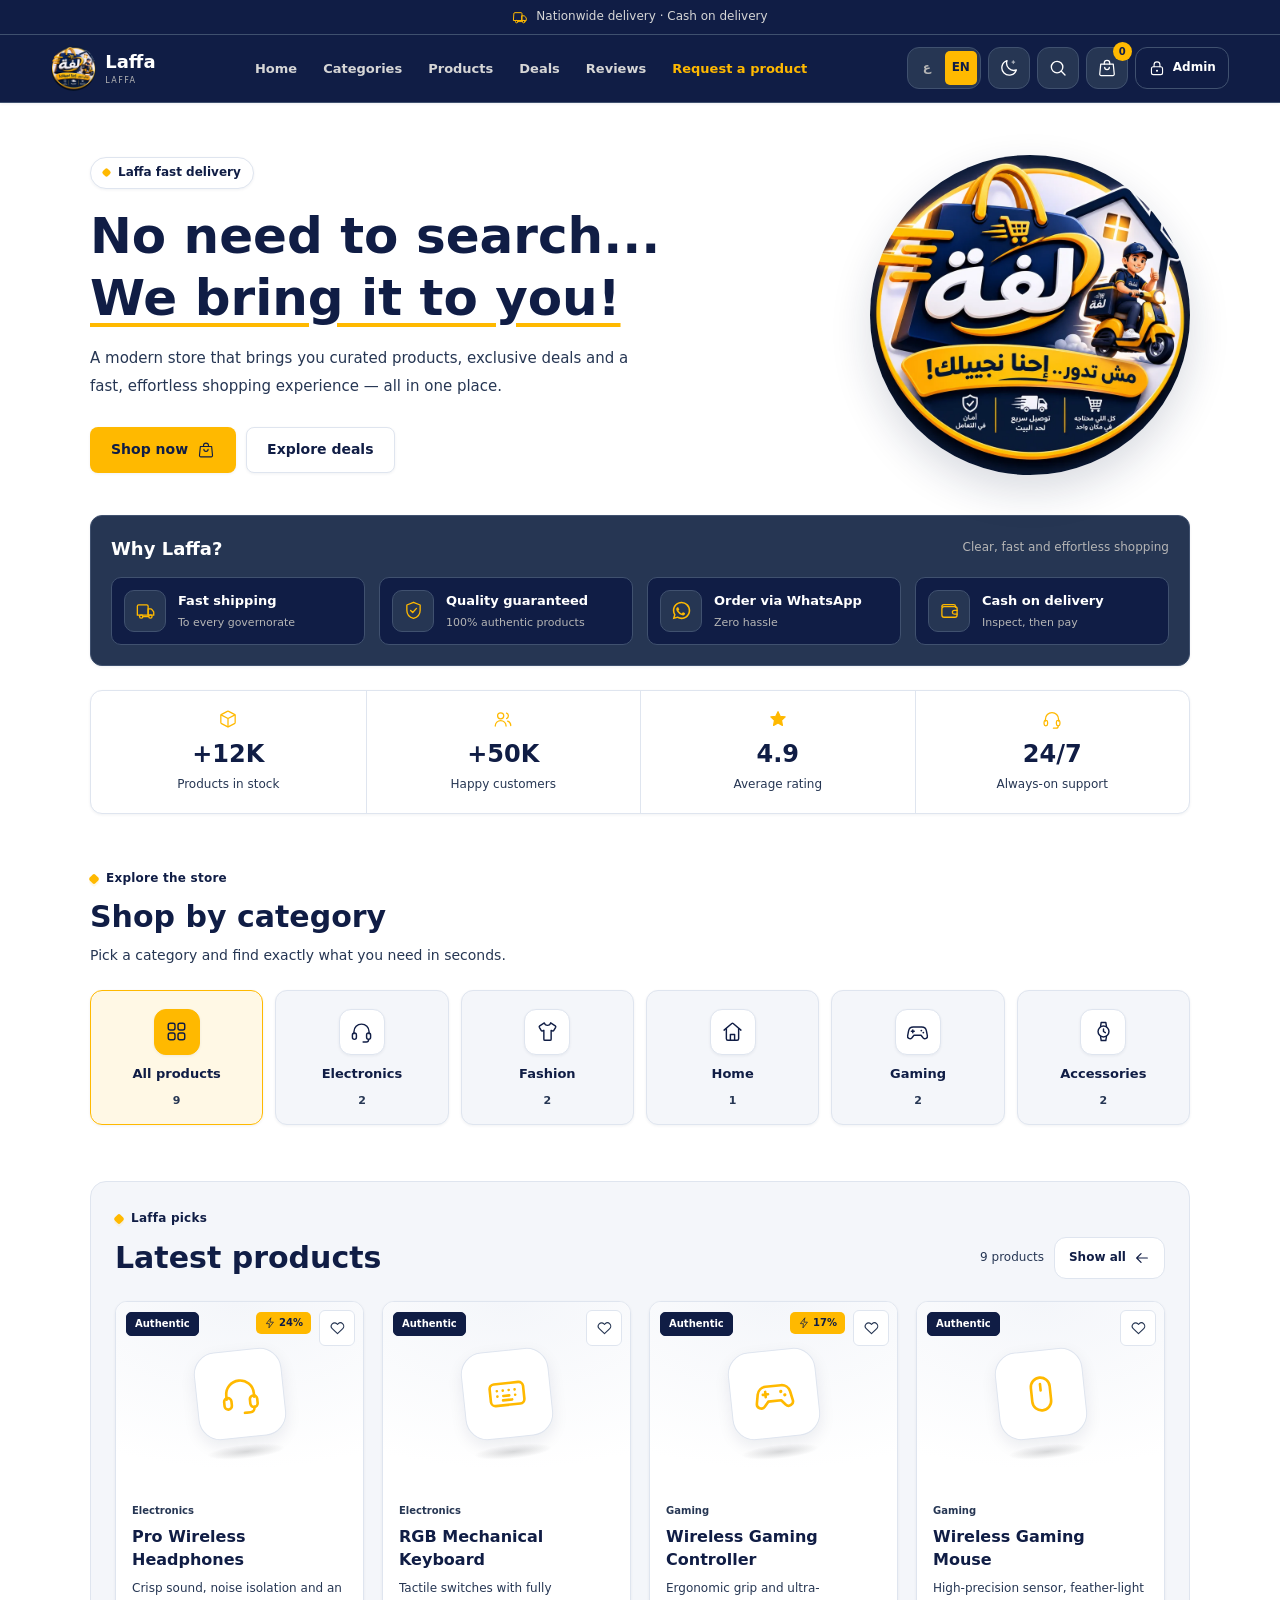
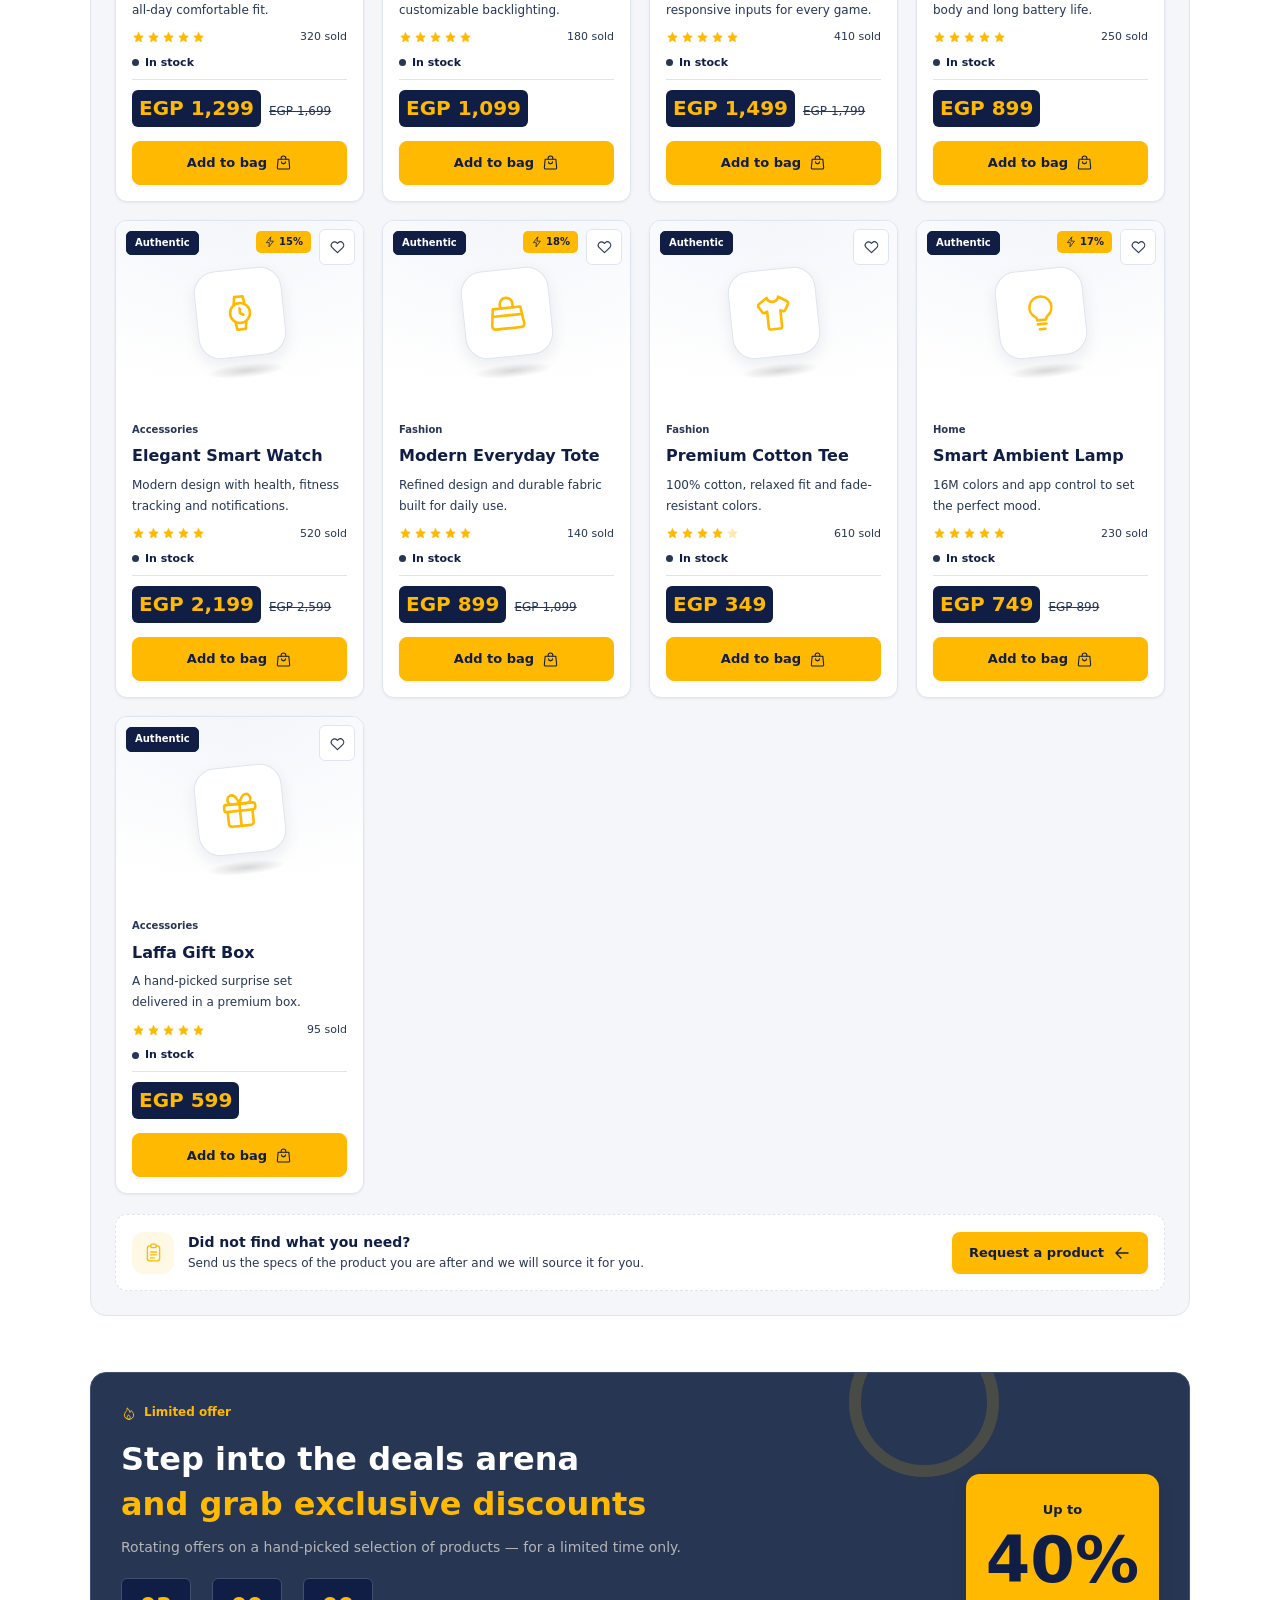
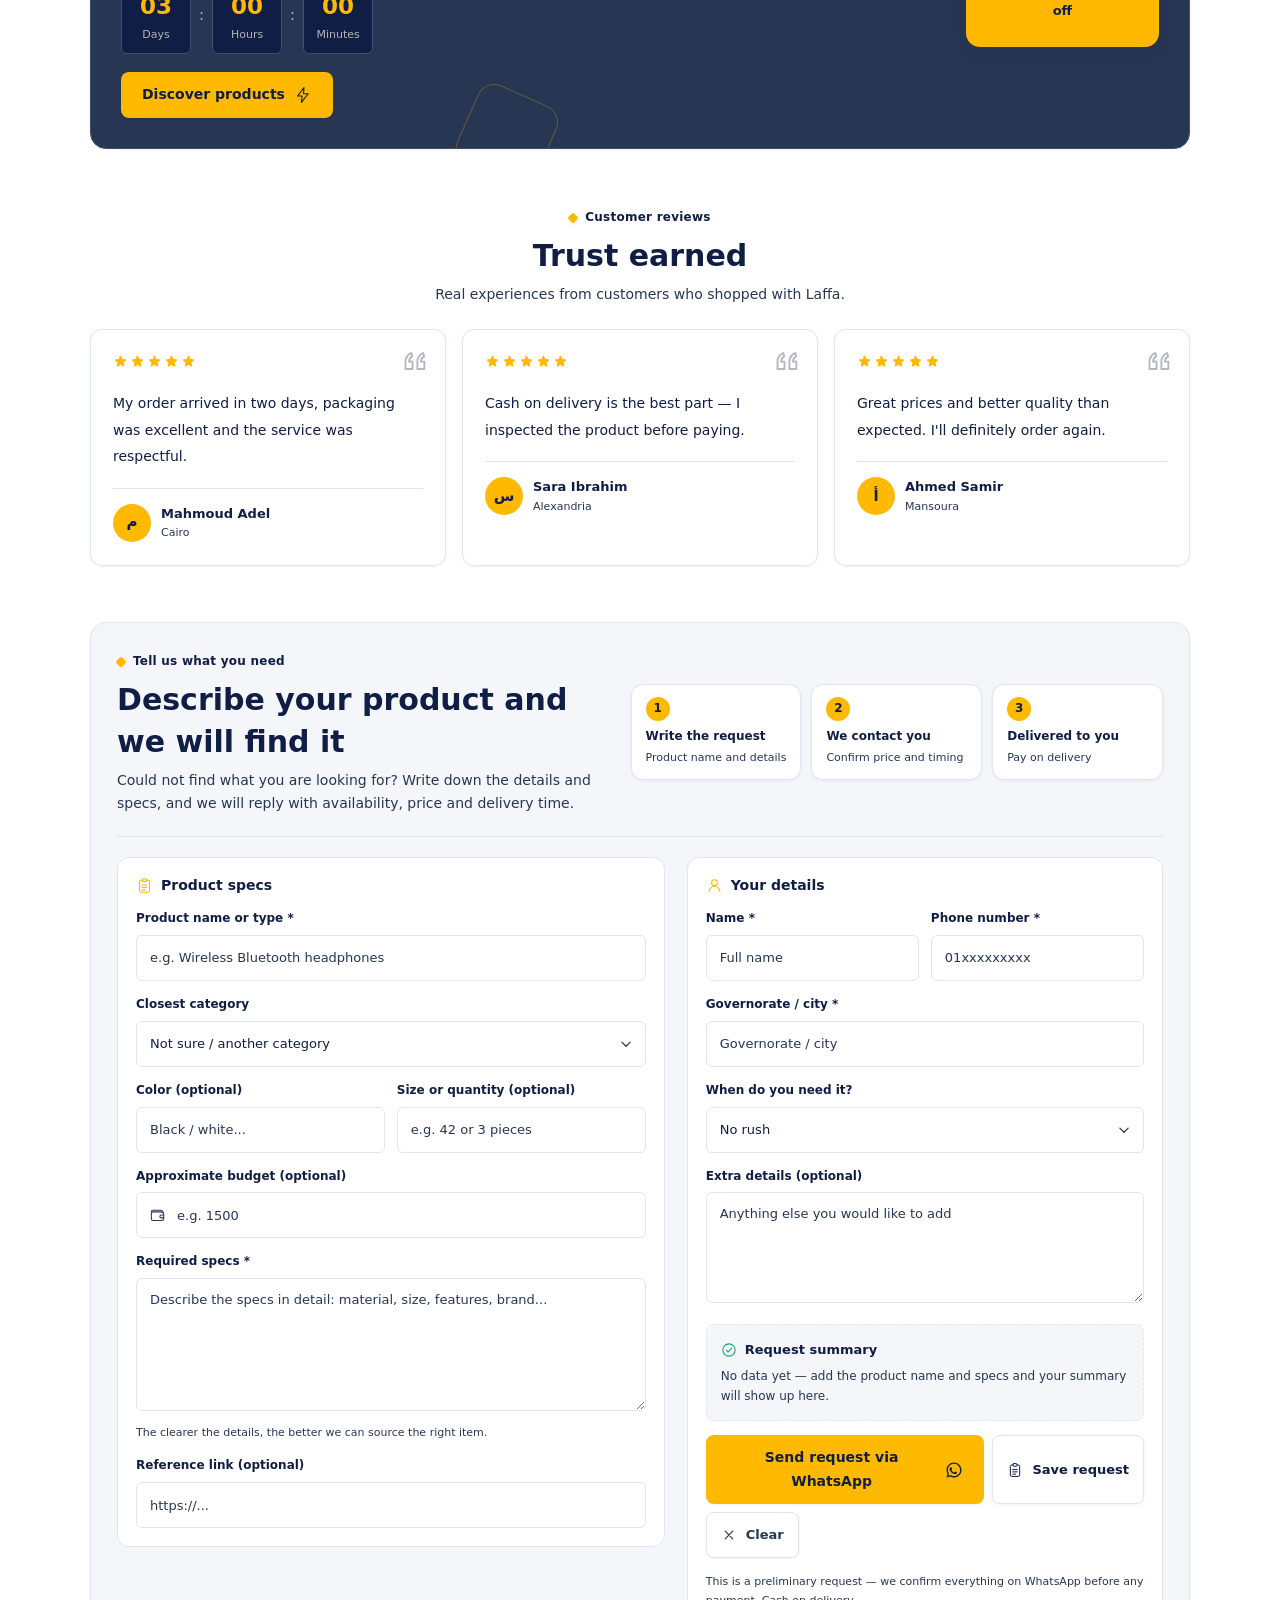
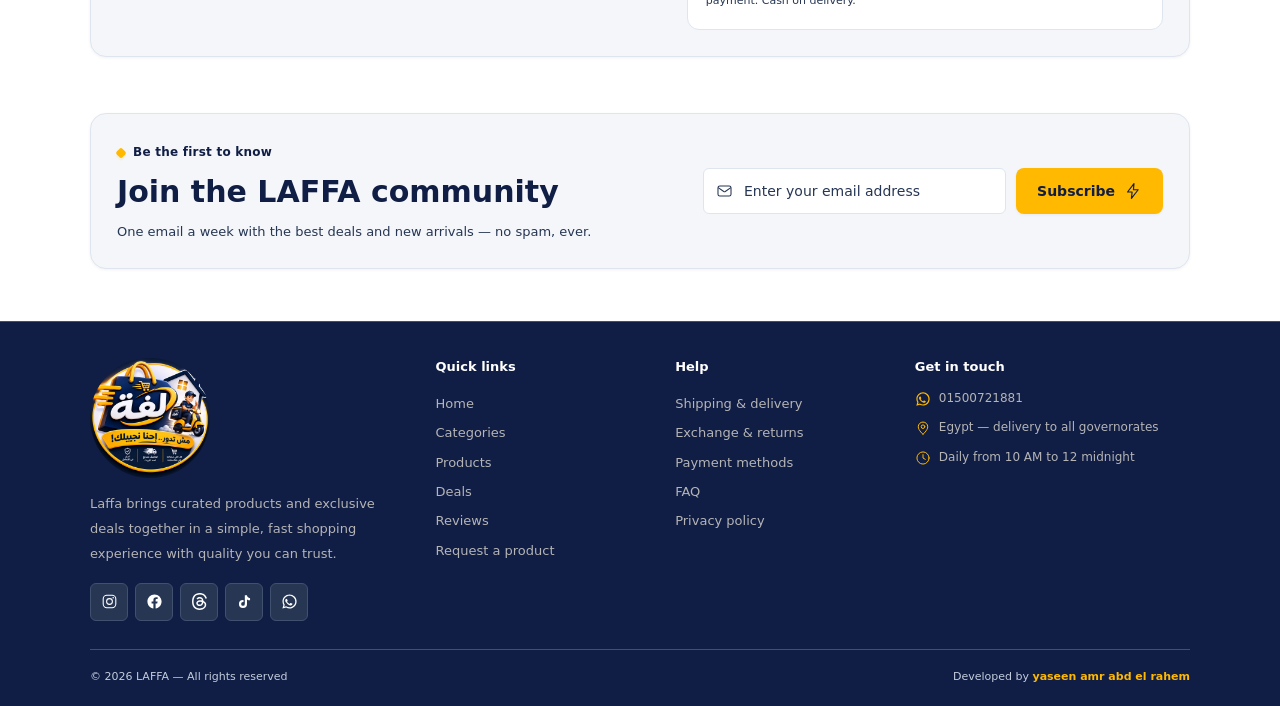
<file: index.html>
<!DOCTYPE html>
<html lang="ar" dir="rtl" data-theme="light">
<head>
  <meta charset="UTF-8">
  <meta name="viewport" content="width=device-width, initial-scale=1.0">
  <meta name="description" content="لفة — متجر خفيف واحترافي: منتجات مختارة، طلب عبر واتساب ودفع عند الاستلام.">
  <meta name="theme-color" content="#101D45">
  <meta property="og:type" content="website">
  <meta property="og:site_name" content="LAFFA">
  <meta property="og:title" content="لفة | LAFFA — تسوّق بوضوح وثقة">
  <meta property="og:description" content="متجر حديث: منتجات مختارة، عروض حصرية، توصيل لكل المحافظات ودفع عند الاستلام.">
  <meta property="og:locale" content="ar_EG">
  <meta property="og:locale:alternate" content="en_US">
  <title>لفة | LAFFA — تسوّق بوضوح وثقة</title>
  <link rel="icon" type="image/webp" href="assets/laffa-logo.webp">
  <script>
    /* Apply saved theme + language before first paint (no flash) */
    (function () {
      try {
        var t = localStorage.getItem('ninjawy_theme');
        if (!t) t = 'light';
        document.documentElement.setAttribute('data-theme', t);
        var l = localStorage.getItem('ninjawy_lang');
        if (!l) l = (navigator.language || 'ar').slice(0, 2).toLowerCase() === 'ar' ? 'ar' : 'en';
        document.documentElement.lang = l;
        document.documentElement.dir = l === 'ar' ? 'rtl' : 'ltr';
      } catch (e) { }
    })();
  </script>
  <link rel="stylesheet" href="style.css">
</head>
<body>
  <svg xmlns="http://www.w3.org/2000/svg" style="display:none" aria-hidden="true">
  <symbol id="i-sound" viewBox="0 0 24 24" fill="none" stroke="currentColor" stroke-width="1.7" stroke-linecap="round" stroke-linejoin="round">
    <path d="M4 9.2v5.6h3.8l5 3.8V5.4l-5 3.8H4Z"/>
    <path d="M16 9.1a4.1 4.1 0 0 1 0 5.8M18.6 6.5a7.8 7.8 0 0 1 0 11"/>
  </symbol>
  <symbol id="i-search" viewBox="0 0 24 24" fill="none" stroke="currentColor" stroke-width="1.6" stroke-linecap="round" stroke-linejoin="round">
    <circle cx="10.9" cy="10.9" r="6.9"/>
    <path d="m20.4 20.4-4.7-4.7"/>
  </symbol>
  <symbol id="i-close" viewBox="0 0 24 24" fill="none" stroke="currentColor" stroke-width="1.8" stroke-linecap="round">
    <path d="m6.3 6.3 11.4 11.4M17.7 6.3 6.3 17.7"/>
  </symbol>
  <symbol id="i-plus" viewBox="0 0 24 24" fill="none" stroke="currentColor" stroke-width="1.9" stroke-linecap="round">
    <path d="M12 5.3v13.4M5.3 12h13.4"/>
  </symbol>
  <symbol id="i-minus" viewBox="0 0 24 24" fill="none" stroke="currentColor" stroke-width="1.9" stroke-linecap="round">
    <path d="M5.3 12h13.4"/>
  </symbol>
  <symbol id="i-edit" viewBox="0 0 24 24" fill="none" stroke="currentColor" stroke-width="1.6" stroke-linecap="round" stroke-linejoin="round">
    <path d="M12 20h9"/>
    <path d="M16.5 3.5a2.1 2.1 0 0 1 3 3L7 19l-4 1 1-4Z"/>
  </symbol>
  <symbol id="i-copy" viewBox="0 0 24 24" fill="none" stroke="currentColor" stroke-width="1.6" stroke-linecap="round" stroke-linejoin="round">
    <rect x="9" y="9" width="13" height="13" rx="2"/>
    <path d="M5 15H4a2 2 0 0 1-2-2V4a2 2 0 0 1 2-2h9a2 2 0 0 1 2 2v1"/>
  </symbol>
  <symbol id="i-globe" viewBox="0 0 24 24" fill="none" stroke="currentColor" stroke-width="1.5" stroke-linecap="round" stroke-linejoin="round">
    <circle cx="12" cy="12" r="9.2"/>
    <path d="M3.1 9.6h17.8M3.1 14.4h17.8"/>
    <path d="M12 2.8c2.4 2.4 3.7 5.6 3.7 9.2S14.4 18.8 12 21.2c-2.4-2.4-3.7-5.6-3.7-9.2S9.6 5.2 12 2.8Z"/>
  </symbol>
  <symbol id="i-check-circle" viewBox="0 0 24 24" fill="none" stroke="currentColor" stroke-width="1.6" stroke-linecap="round" stroke-linejoin="round">
    <circle cx="12" cy="12" r="9.2"/>
    <path d="m8.1 12.3 2.7 2.7 5.1-5.6"/>
  </symbol>
  <symbol id="i-alert" viewBox="0 0 24 24" fill="none" stroke="currentColor" stroke-width="1.6" stroke-linecap="round" stroke-linejoin="round">
    <path d="M10.6 3.9 2.5 18a1.6 1.6 0 0 0 1.4 2.4h16.2A1.6 1.6 0 0 0 21.5 18L13.4 3.9a1.6 1.6 0 0 0-2.8 0Z"/>
    <path d="M12 9.3v4.2M12 17.2h.01"/>
  </symbol>
  <symbol id="i-arrow-left" viewBox="0 0 24 24" fill="none" stroke="currentColor" stroke-width="1.8" stroke-linecap="round" stroke-linejoin="round">
    <path d="M20 12H4.4M10.6 5.4 4 12l6.6 6.6"/>
  </symbol>
  <symbol id="i-arrow-up" viewBox="0 0 24 24" fill="none" stroke="currentColor" stroke-width="1.8" stroke-linecap="round" stroke-linejoin="round">
    <path d="M12 20V4.4M5.4 10.6 12 4l6.6 6.6"/>
  </symbol>
  <symbol id="i-chevron-down" viewBox="0 0 24 24" fill="none" stroke="currentColor" stroke-width="1.8" stroke-linecap="round" stroke-linejoin="round">
    <path d="m5.8 9.2 6.2 6.2 6.2-6.2"/>
  </symbol>
  <symbol id="i-sun" viewBox="0 0 24 24" fill="none" stroke="currentColor" stroke-width="1.6" stroke-linecap="round" stroke-linejoin="round">
    <circle cx="12" cy="12" r="4.2"/>
    <path d="M12 1.9v2.4M12 19.7v2.4M4.5 4.5l1.7 1.7M17.8 17.8l1.7 1.7M1.9 12h2.4M19.7 12h2.4M4.5 19.5l1.7-1.7M17.8 6.2l1.7-1.7"/>
  </symbol>
  <symbol id="i-moon" viewBox="0 0 24 24" fill="none" stroke="currentColor" stroke-width="1.6" stroke-linecap="round" stroke-linejoin="round">
    <path d="M20.8 14.4A8.8 8.8 0 0 1 9.6 3.2a8.9 8.9 0 1 0 11.2 11.2Z"/>
    <path d="M17.2 3.4v3M15.7 4.9h3" opacity=".6"/>
  </symbol>
  <symbol id="i-grid" viewBox="0 0 24 24" fill="none" stroke="currentColor" stroke-width="1.5" stroke-linejoin="round">
    <rect x="3.4" y="3.4" width="7" height="7" rx="2"/>
    <rect x="13.6" y="3.4" width="7" height="7" rx="2"/>
    <rect x="3.4" y="13.6" width="7" height="7" rx="2"/>
    <rect x="13.6" y="13.6" width="7" height="7" rx="2"/>
  </symbol>
  <symbol id="i-trash" viewBox="0 0 24 24" fill="none" stroke="currentColor" stroke-width="1.5" stroke-linecap="round" stroke-linejoin="round">
    <path d="M3.9 6.6h16.2M9.4 6.6V4.6a1.4 1.4 0 0 1 1.4-1.4h2.4a1.4 1.4 0 0 1 1.4 1.4v2"/>
    <path d="m5.9 6.6 1 12.8a1.8 1.8 0 0 0 1.8 1.6h6.6a1.8 1.8 0 0 0 1.8-1.6l1-12.8"/>
    <path d="M10.2 10.6v6.4M13.8 10.6v6.4"/>
  </symbol>
  <symbol id="i-lock" viewBox="0 0 24 24" fill="none" stroke="currentColor" stroke-width="1.5" stroke-linecap="round" stroke-linejoin="round">
    <rect x="4.6" y="10.4" width="14.8" height="10.4" rx="2.6"/>
    <path d="M8.1 10.4V7.8a3.9 3.9 0 0 1 7.8 0v2.6"/>
    <circle cx="12" cy="15.6" r="1.4" fill="currentColor" stroke="none"/>
  </symbol>
  <symbol id="i-logout" viewBox="0 0 24 24" fill="none" stroke="currentColor" stroke-width="1.5" stroke-linecap="round" stroke-linejoin="round">
    <path d="M9.6 20.8H5.9a1.9 1.9 0 0 1-1.9-1.9V5.1a1.9 1.9 0 0 1 1.9-1.9h3.7"/>
    <path d="m15.4 16.6 4.6-4.6-4.6-4.6M20 12H9.6"/>
  </symbol>
  <symbol id="i-user" viewBox="0 0 24 24" fill="none" stroke="currentColor" stroke-width="1.5" stroke-linecap="round" stroke-linejoin="round">
    <circle cx="12" cy="8.1" r="4.1"/>
    <path d="M4.4 20.6a7.6 7.6 0 0 1 15.2 0"/>
  </symbol>
  <symbol id="i-users" viewBox="0 0 24 24" fill="none" stroke="currentColor" stroke-width="1.5" stroke-linecap="round" stroke-linejoin="round">
    <circle cx="9.2" cy="8.2" r="3.7"/>
    <path d="M2.7 20.4a6.5 6.5 0 0 1 13 0"/>
    <path d="M16.3 4.9a3.6 3.6 0 0 1 0 6.6M17.6 14.5a5.8 5.8 0 0 1 3.7 5.4"/>
  </symbol>
  <symbol id="i-bag" viewBox="0 0 24 24" fill="none" stroke="currentColor" stroke-width="1.5" stroke-linecap="round" stroke-linejoin="round">
    <path d="M4.5 7.3h15l1.2 11.9a1.7 1.7 0 0 1-1.7 1.9H5a1.7 1.7 0 0 1-1.7-1.9Z"/>
    <path d="M8.7 7.3V6.1a3.3 3.3 0 0 1 6.6 0v1.2"/>
    <path d="M9.2 11.1a2.8 2.8 0 0 0 5.6 0"/>
  </symbol>
  <symbol id="i-box" viewBox="0 0 24 24" fill="none" stroke="currentColor" stroke-width="1.5" stroke-linecap="round" stroke-linejoin="round">
    <path d="M20.6 7.9v8.2a1.7 1.7 0 0 1-.9 1.5l-6.9 3.6a1.7 1.7 0 0 1-1.6 0l-6.9-3.6a1.7 1.7 0 0 1-.9-1.5V7.9a1.7 1.7 0 0 1 .9-1.5l6.9-3.6a1.7 1.7 0 0 1 1.6 0l6.9 3.6c.5.3.9.9.9 1.5Z"/>
    <path d="m3.7 7 8.3 4.4L20.3 7M12 11.5V21"/>
  </symbol>
  <symbol id="i-heart" viewBox="0 0 24 24" stroke="currentColor" stroke-width="1.6" stroke-linecap="round" stroke-linejoin="round">
    <path d="M12 20.7 4.6 13.5A4.7 4.7 0 0 1 11.2 6.8L12 7.6l.8-.8a4.7 4.7 0 1 1 6.6 6.7Z"/>
  </symbol>
  <symbol id="i-star" viewBox="0 0 24 24" fill="currentColor" stroke="currentColor" stroke-width="1.5" stroke-linecap="round" stroke-linejoin="round">
    <path d="m12 3.2 2.6 5.5 6 .8-4.4 4.2 1.1 6-5.3-2.9-5.3 2.9 1.1-6L3.4 9.5l6-.8Z"/>
  </symbol>
  <symbol id="i-fire" viewBox="0 0 24 24" fill="none" stroke="currentColor" stroke-width="1.5" stroke-linecap="round" stroke-linejoin="round">
    <path d="M12 21.6c3.9 0 6.9-2.7 6.9-6.4 0-3.4-2.3-5-3.5-6.9-.6 1.5-1.3 2.3-2.3 2.9-.2-2.5-1.4-5.2-3.9-6.8.4 3.3-1.3 4.6-2.6 6.5-1 1.5-1.5 2.8-1.5 4.3 0 3.7 3 6.4 6.9 6.4Z"/>
    <path d="M12 21.6c-1.7 0-2.9-1.2-2.9-2.8 0-1.6 1.3-2.5 1.9-3.9.9 1 1.9 1.2 2.6 2.3.8 1.4-.1 4.4-1.6 4.4Z"/>
  </symbol>
  <symbol id="i-bolt" viewBox="0 0 24 24" fill="none" stroke="currentColor" stroke-width="1.5" stroke-linecap="round" stroke-linejoin="round">
    <path d="M13.3 2.2 4.7 13.3h6.1l-.9 8.5 9-11.5h-6.3Z"/>
  </symbol>
  <symbol id="i-gift" viewBox="0 0 24 24" fill="none" stroke="currentColor" stroke-width="1.5" stroke-linecap="round" stroke-linejoin="round">
    <rect x="3.1" y="8.4" width="17.8" height="4" rx="1.3"/>
    <path d="M4.9 12.4v6.9a1.8 1.8 0 0 0 1.8 1.8h10.6a1.8 1.8 0 0 0 1.8-1.8v-6.9M12 8.4v12.7"/>
    <path d="M12 8.4S10.6 3.2 8 3.2a2.6 2.6 0 0 0 0 5.2ZM12 8.4s1.4-5.2 4-5.2a2.6 2.6 0 0 1 0 5.2Z"/>
  </symbol>
  <symbol id="i-wallet" viewBox="0 0 24 24" fill="none" stroke="currentColor" stroke-width="1.5" stroke-linecap="round" stroke-linejoin="round">
    <path d="M3.3 7.6a2.4 2.4 0 0 1 2.4-2.4h11.2a1.9 1.9 0 0 1 1.9 1.9v1.2"/>
    <rect x="3.3" y="7.6" width="17.4" height="12.1" rx="2.5"/>
    <path d="M20.7 11.9h-3.3a2.1 2.1 0 0 0 0 4.2h3.3"/>
  </symbol>
  <symbol id="i-clock" viewBox="0 0 24 24" fill="none" stroke="currentColor" stroke-width="1.5" stroke-linecap="round" stroke-linejoin="round">
    <circle cx="12" cy="12" r="9.1"/>
    <path d="M12 6.9V12l3.4 2"/>
  </symbol>
  <symbol id="i-truck" viewBox="0 0 24 24" fill="none" stroke="currentColor" stroke-width="1.5" stroke-linecap="round" stroke-linejoin="round">
    <path d="M2.7 7a1.5 1.5 0 0 1 1.5-1.5h9.3A1.5 1.5 0 0 1 15 7v10.3H2.7Z"/>
    <path d="M15 10.2h3a1.7 1.7 0 0 1 1.4.7l2 2.7v3.7H15Z"/>
    <circle cx="7.1" cy="18.9" r="1.9"/>
    <circle cx="17.6" cy="18.9" r="1.9"/>
    <path d="M9.2 18.9h6.3"/>
  </symbol>
  <symbol id="i-shield" viewBox="0 0 24 24" fill="none" stroke="currentColor" stroke-width="1.5" stroke-linecap="round" stroke-linejoin="round">
    <path d="M12 2.6 19.6 5.7v5.9c0 4.6-3.2 8.1-7.6 9.4-4.4-1.3-7.6-4.8-7.6-9.4V5.7Z"/>
    <path d="m8.7 11.9 2.4 2.4 4.3-4.7"/>
  </symbol>
  <symbol id="i-headset" viewBox="0 0 24 24" fill="none" stroke="currentColor" stroke-width="1.5" stroke-linecap="round" stroke-linejoin="round">
    <path d="M4.1 14.4v-2.2a7.9 7.9 0 0 1 15.8 0v2.2"/>
    <rect x="2.5" y="13.6" width="4.2" height="6.6" rx="2.1"/>
    <rect x="17.3" y="13.6" width="4.2" height="6.6" rx="2.1"/>
    <path d="M19.4 20.2v.4a2.4 2.4 0 0 1-2.4 2.4h-3.3"/>
  </symbol>
  <symbol id="i-mail" viewBox="0 0 24 24" fill="none" stroke="currentColor" stroke-width="1.5" stroke-linecap="round" stroke-linejoin="round">
    <rect x="2.8" y="4.9" width="18.4" height="14.2" rx="2.6"/>
    <path d="m3.6 7.6 7.3 5.1a2 2 0 0 0 2.2 0l7.3-5.1"/>
  </symbol>
  <symbol id="i-pin" viewBox="0 0 24 24" fill="none" stroke="currentColor" stroke-width="1.5" stroke-linecap="round" stroke-linejoin="round">
    <path d="M12 21.4s7.1-5.9 7.1-11.2a7.1 7.1 0 1 0-14.2 0C4.9 15.5 12 21.4 12 21.4Z"/>
    <circle cx="12" cy="10" r="2.7"/>
  </symbol>
  <symbol id="i-image" viewBox="0 0 24 24" fill="none" stroke="currentColor" stroke-width="1.5" stroke-linecap="round" stroke-linejoin="round">
    <rect x="3" y="4.6" width="18" height="14.8" rx="2.6"/>
    <circle cx="8.6" cy="10" r="1.7"/>
    <path d="m3.9 17.9 4.3-3.9a1.8 1.8 0 0 1 2.4 0l2.7 2.4a1.8 1.8 0 0 0 2.4 0l3.4-3"/>
  </symbol>
  <symbol id="i-shirt" viewBox="0 0 24 24" fill="none" stroke="currentColor" stroke-width="1.5" stroke-linecap="round" stroke-linejoin="round">
    <path d="M8.7 3 3.9 6.1a1.2 1.2 0 0 0-.4 1.5l1.9 3.3a1.2 1.2 0 0 0 1.5.5l1.3-.6V20a1.2 1.2 0 0 0 1.2 1.2h5.2A1.2 1.2 0 0 0 15.8 20v-9.2l1.3.6a1.2 1.2 0 0 0 1.5-.5l1.9-3.3a1.2 1.2 0 0 0-.4-1.5L15.3 3a3.4 3.4 0 0 1-6.6 0Z"/>
  </symbol>
  <symbol id="i-home" viewBox="0 0 24 24" fill="none" stroke="currentColor" stroke-width="1.5" stroke-linecap="round" stroke-linejoin="round">
    <path d="m3.2 10.6 8.1-6.9a1.1 1.1 0 0 1 1.4 0l8.1 6.9"/>
    <path d="M5.6 9.2v10.4a1.6 1.6 0 0 0 1.6 1.6h9.6a1.6 1.6 0 0 0 1.6-1.6V9.2"/>
    <path d="M9.8 21.2v-6.1h4.4v6.1"/>
  </symbol>
  <symbol id="i-gamepad" viewBox="0 0 24 24" fill="none" stroke="currentColor" stroke-width="1.5" stroke-linecap="round" stroke-linejoin="round">
    <path d="M7.6 7.4h8.8a5 5 0 0 1 4.9 4l1 5.1a2.5 2.5 0 0 1-4.3 2.2L15.7 16H8.3l-2.3 2.7a2.5 2.5 0 0 1-4.3-2.2l1-5.1a5 5 0 0 1 4.9-4Z"/>
    <path d="M7.1 10.3v3M5.6 11.8h3"/>
    <circle cx="16" cy="11" r=".95" fill="currentColor" stroke="none"/>
    <circle cx="18.1" cy="13.1" r=".95" fill="currentColor" stroke="none"/>
  </symbol>
  <symbol id="i-mouse" viewBox="0 0 24 24" fill="none" stroke="currentColor" stroke-width="1.5" stroke-linecap="round" stroke-linejoin="round">
    <rect x="6.6" y="2.6" width="10.8" height="18.8" rx="5.4"/>
    <path d="M12 6.3v3.6"/>
  </symbol>
  <symbol id="i-watch" viewBox="0 0 24 24" fill="none" stroke="currentColor" stroke-width="1.5" stroke-linecap="round" stroke-linejoin="round">
    <circle cx="12" cy="12" r="5.7"/>
    <path d="M12 9.3V12l1.9 1.2"/>
    <path d="m8.9 6.8.7-4.2h4.8l.7 4.2M8.9 17.2l.7 4.2h4.8l.7-4.2"/>
  </symbol>
  <symbol id="i-lamp" viewBox="0 0 24 24" fill="none" stroke="currentColor" stroke-width="1.5" stroke-linecap="round" stroke-linejoin="round">
    <path d="M9.5 18.3h5M10.4 21.2h3.2"/>
    <path d="M12 2.6a6.2 6.2 0 0 0-3.6 11.3c.7.5 1.1 1.3 1.1 2.1h5c0-.8.4-1.6 1.1-2.1A6.2 6.2 0 0 0 12 2.6Z"/>
  </symbol>
  <symbol id="i-keyboard" viewBox="0 0 24 24" fill="none" stroke="currentColor" stroke-width="1.5" stroke-linecap="round" stroke-linejoin="round">
    <rect x="2.4" y="5.8" width="19.2" height="12.4" rx="2.6"/>
    <path d="M6.4 9.8h.01M9.8 9.8h.01M13.2 9.8h.01M16.6 9.8h.01M6.4 12.9h.01M16.6 12.9h.01M9.4 15.4h5.2M9.8 12.9h3.4"/>
  </symbol>
  <symbol id="i-handbag" viewBox="0 0 24 24" fill="none" stroke="currentColor" stroke-width="1.5" stroke-linecap="round" stroke-linejoin="round">
    <path d="M4.1 9.1h15.8l1.3 9.6a1.9 1.9 0 0 1-1.9 2.1H4.7a1.9 1.9 0 0 1-1.9-2.1Z"/>
    <path d="M8.4 9.1V6.9a3.6 3.6 0 0 1 7.2 0v2.2"/>
    <path d="M4.6 13.4h14.8"/>
  </symbol>
  <symbol id="i-quote" viewBox="0 0 24 24" fill="none" stroke="currentColor" stroke-width="1.5" stroke-linecap="round" stroke-linejoin="round">
    <path d="M9.9 5.6C7 6.9 5.2 9.4 5.2 12.5v5.9h5.6v-5.9H8.1c0-1.9.8-3.3 2.5-4.2Z"/>
    <path d="M19.4 5.6c-2.9 1.3-4.7 3.8-4.7 6.9v5.9h5.6v-5.9h-2.7c0-1.9.8-3.3 2.5-4.2Z"/>
  </symbol>
  <symbol id="i-clipboard" viewBox="0 0 24 24" fill="none" stroke="currentColor" stroke-width="1.5" stroke-linecap="round" stroke-linejoin="round">
    <path d="M9 4.4H7.4a2.4 2.4 0 0 0-2.4 2.4v12.4a2.4 2.4 0 0 0 2.4 2.4h9.2a2.4 2.4 0 0 0 2.4-2.4V6.8a2.4 2.4 0 0 0-2.4-2.4H15"/>
    <rect x="9" y="2.4" width="6" height="4" rx="1.4"/>
    <path d="M8.6 11.4h6.8M8.6 14.8h6.8M8.6 18.2h4.2"/>
  </symbol>
  <symbol id="i-whatsapp" viewBox="0 0 24 24" fill="currentColor">
    <path d="M12.04 2c-5.5 0-9.96 4.46-9.96 9.96 0 1.76.46 3.48 1.34 5L2 22l5.2-1.36a9.9 9.9 0 0 0 4.84 1.24h.01c5.5 0 9.96-4.46 9.96-9.96 0-2.66-1.04-5.16-2.92-7.04A9.89 9.89 0 0 0 12.04 2Zm0 1.82c2.17 0 4.21.85 5.74 2.38a8.09 8.09 0 0 1 2.38 5.74c0 4.5-3.66 8.15-8.15 8.15a8.2 8.2 0 0 1-4.16-1.14l-.3-.18-3.09.81.82-3.01-.2-.31a8.09 8.09 0 0 1-1.24-4.32c0-4.49 3.66-8.12 8.2-8.12Zm-4.5 4.4c-.17 0-.44.06-.67.31-.23.25-.88.86-.88 2.1s.9 2.44 1.03 2.6c.13.17 1.75 2.67 4.24 3.74.59.26 1.05.41 1.41.52.59.19 1.13.16 1.56.1.48-.07 1.47-.6 1.68-1.18.2-.58.2-1.07.14-1.18-.06-.1-.22-.16-.47-.28-.25-.13-1.47-.72-1.7-.81-.22-.08-.39-.12-.55.13-.16.25-.63.8-.77.97-.14.16-.28.18-.53.06-.25-.13-1.05-.39-2-1.23-.74-.66-1.24-1.47-1.38-1.72-.15-.25-.02-.38.11-.5.11-.11.25-.29.37-.43.13-.15.17-.25.25-.41.09-.17.04-.31-.02-.43-.06-.13-.55-1.33-.76-1.82-.2-.47-.4-.41-.55-.42h-.47Z"/>
  </symbol>
  <symbol id="i-instagram" viewBox="0 0 24 24" fill="none" stroke="currentColor" stroke-width="1.5" stroke-linecap="round" stroke-linejoin="round">
    <rect x="3.1" y="3.1" width="17.8" height="17.8" rx="5.2"/>
    <circle cx="12" cy="12" r="4.1"/>
    <circle cx="17.2" cy="6.8" r="1.05" fill="currentColor" stroke="none"/>
  </symbol>
  <symbol id="i-facebook" viewBox="0 0 24 24" fill="currentColor">
    <path d="M22 12.06C22 6.5 17.52 2 12 2S2 6.5 2 12.06c0 5.02 3.66 9.18 8.44 9.94v-7.03H7.9v-2.91h2.54V9.85c0-2.51 1.49-3.9 3.77-3.9 1.09 0 2.24.2 2.24.2v2.46h-1.26c-1.24 0-1.63.78-1.63 1.57v1.88h2.78l-.45 2.91h-2.33V22c4.78-.76 8.44-4.92 8.44-9.94Z"/>
  </symbol>
  <symbol id="i-tiktok" viewBox="0 0 24 24" fill="currentColor">
    <path d="M16.6 5.82A4.28 4.28 0 0 1 15.54 3h-3.09v12.4a2.59 2.59 0 1 1-2.59-2.59c.27 0 .53.04.77.12V9.79a5.66 5.66 0 0 0-.77-.05A5.69 5.69 0 1 0 15.55 15.4V9.01a7.35 7.35 0 0 0 4.3 1.38V7.3a4.28 4.28 0 0 1-3.25-1.48Z"/>
  </symbol>
  <symbol id="i-threads" viewBox="0 0 24 24" fill="currentColor">
    <path d="M12.186 24h-.007c-3.581-.024-6.334-1.205-8.184-3.509C2.35 18.44 1.5 15.586 1.472 12.01v-.017c.03-3.579.879-6.43 2.525-8.482C5.845 1.205 8.6.024 12.18 0h.014c2.746.02 5.043.725 6.826 2.098 1.677 1.29 2.858 3.13 3.509 5.467l-2.04.569c-1.104-3.96-3.898-5.984-8.304-6.015-2.91.022-5.11.936-6.54 2.717C4.307 6.504 3.616 8.914 3.589 12c.027 3.086.718 5.496 2.057 7.164 1.43 1.783 3.631 2.698 6.54 2.717 2.623-.02 4.358-.631 5.8-2.045 1.647-1.613 1.618-3.593 1.09-4.798-.31-.71-.873-1.3-1.634-1.75-.192 1.352-.622 2.446-1.284 3.272-.886 1.102-2.14 1.704-3.73 1.79-1.202.065-2.361-.218-3.259-.801-1.063-.689-1.685-1.74-1.752-2.964-.065-1.19.408-2.285 1.33-3.082.88-.76 2.119-1.207 3.583-1.291a13.853 13.853 0 0 1 3.02.142c-.126-.742-.375-1.332-.75-1.757-.513-.586-1.308-.883-2.359-.89h-.029c-.844 0-1.992.232-2.721 1.32L7.734 7.847c.98-1.454 2.568-2.256 4.478-2.256h.044c3.194.02 5.097 1.975 5.287 5.388.108.046.216.094.321.142 1.49.7 2.58 1.761 3.154 3.07.797 1.82.871 4.79-1.548 7.158-1.85 1.81-4.094 2.628-7.277 2.65Zm1.003-11.69c-.242 0-.487.007-.739.021-1.836.103-2.98.946-2.916 2.143.067 1.256 1.452 1.839 2.784 1.767 1.224-.065 2.818-.543 3.086-3.71a10.5 10.5 0 0 0-2.215-.221Z"/>
  </symbol>
</svg>
  <a class="skip-link" href="#home" data-i18n="common.skip">تخطَّ إلى المحتوى</a>
  <div class="top-offer">
    <svg class="ic" aria-hidden="true"><use href="#i-truck"/></svg>
    <span data-i18n="marquee.3">توصيل لكل المحافظات · دفع عند الاستلام</span>
  </div>
  <header class="navbar" id="navbar">
    <div class="nav-side nav-start">
      <button class="mobile-menu-btn" id="mobileMenuBtn" aria-label="القائمة" aria-expanded="false" data-i18n-aria="nav.menu">
        <span class="burger-line"></span>
        <span class="burger-line"></span>
        <span class="burger-line"></span>
      </button>
      <a href="#home" class="brand" aria-label="لفة | LAFFA">
        <span class="brand-mark"><img src="assets/laffa-logo.webp" alt="" width="48" height="48"></span>
        <span class="brand-text-wrap">
          <span class="brand-text" data-i18n="brand.name">لفة</span>
          <span class="brand-sub" dir="ltr">LAFFA</span>
        </span>
      </a>
    </div>
    <nav class="nav-links" id="navLinks" aria-label="Main">
      <a href="#home" class="nav-link"><span data-i18n="nav.home">الرئيسية</span></a>
      <a href="#categories" class="nav-link"><span data-i18n="nav.categories">الأقسام</span></a>
      <a href="#products" class="nav-link"><span data-i18n="nav.products">المنتجات</span></a>
      <a href="#offers" class="nav-link"><span data-i18n="nav.offers">العروض</span></a>
      <a href="#reviews" class="nav-link"><span data-i18n="nav.reviews">آراء العملاء</span></a>
      <a href="#request" class="nav-link nav-link-request"><span data-i18n="nav.request">اطلب منتجك</span></a>
      <button class="nav-link mobile-only admin-link" id="adminOpenBtnMobile" type="button">
        <span data-i18n="nav.admin">الإدارة</span>
      </button>
    </nav>
    <div class="nav-actions">
      <div class="lang-switch" role="group" aria-label="Language">
        <button type="button" class="lang-opt" data-lang="ar" aria-pressed="true">ع</button>
        <button type="button" class="lang-opt" data-lang="en" aria-pressed="false">EN</button>
      </div>
      <button class="nav-icon theme-toggle" id="themeToggle" type="button" aria-label="تبديل المظهر" data-i18n-aria="nav.theme">
        <span class="icon-inner">
          <svg class="ic ic-sun" aria-hidden="true"><use href="#i-sun" /></svg>
          <svg class="ic ic-moon" aria-hidden="true"><use href="#i-moon" /></svg>
        </span>
      </button>
      <button class="nav-icon" id="searchBtn" type="button" aria-label="بحث" data-i18n-aria="nav.search">
        <span class="icon-inner"><svg class="ic" aria-hidden="true"><use href="#i-search" /></svg></span>
      </button>
      <button class="nav-icon cart-button" id="cartBtn" type="button" aria-label="السلة" data-i18n-aria="nav.cart">
        <span class="icon-inner"><svg class="ic" aria-hidden="true"><use href="#i-bag" /></svg></span>
        <span class="cart-count" id="cartCount">0</span>
      </button>
      <button class="admin-nav-btn" id="adminOpenBtn" type="button">
        <span class="btn-icon"><svg class="ic" aria-hidden="true"><use href="#i-lock" /></svg></span>
        <span data-i18n="nav.admin">الإدارة</span>
      </button>
    </div>
  </header>
  <main id="home">
    <section class="hero">
      <div class="hero-content">
        <div class="hero-text">
          <span class="hero-label" data-i18n="hero.badge">لفة للتوصيل السريع</span>
          <h1 class="hero-title">
            <span class="title-line" data-i18n="hero.title1">مش تدور...</span>
            <span class="title-line accent" data-i18n="hero.title2">إحنا نجيّبلك!</span>
          </h1>
          <p class="hero-desc" data-i18n="hero.desc">متجر حديث يجمع لك المنتجات المميزة والعروض الحصرية وتجربة تسوق سريعة وسهلة في مكان واحد.</p>
          <div class="hero-buttons">
            <a href="#products" class="primary-btn">
              <span class="btn-text" data-i18n="hero.cta1">تسوق الآن</span>
              <span class="btn-icon"><svg class="ic" aria-hidden="true"><use href="#i-bag"/></svg></span>
            </a>
            <a href="#offers" class="secondary-btn">
              <span class="btn-text" data-i18n="hero.cta2">اكتشف العروض</span>
            </a>
          </div>
        </div>
        <div class="hero-visual" aria-hidden="true">
          <img class="hero-logo" src="assets/laffa-logo.webp" alt="" width="800" height="800">
        </div>
      </div>
    </section>
    <section class="trust-strip" aria-labelledby="whyTitle">
      <div class="why-heading">
        <h2 id="whyTitle" data-i18n="why.title">لماذا لفة؟</h2>
        <span data-i18n="why.sub">تسوّق واضح، سريع، وبدون تعقيد</span>
      </div>
      <div class="trust-item">
        <span class="trust-icon"><svg class="ic" aria-hidden="true"><use href="#i-truck" /></svg></span>
        <div><strong data-i18n="trust.1.title">شحن سريع</strong><span data-i18n="trust.1.sub">لكل المحافظات</span></div>
      </div>
      <div class="trust-item">
        <span class="trust-icon"><svg class="ic" aria-hidden="true"><use href="#i-shield" /></svg></span>
        <div><strong data-i18n="trust.2.title">ضمان الجودة</strong><span data-i18n="trust.2.sub">منتجات أصلية 100%</span></div>
      </div>
      <div class="trust-item">
        <span class="trust-icon"><svg class="ic" aria-hidden="true"><use href="#i-whatsapp" /></svg></span>
        <div><strong data-i18n="trust.3.title">طلب عبر واتساب</strong><span data-i18n="trust.3.sub">بدون تعقيد</span></div>
      </div>
      <div class="trust-item">
        <span class="trust-icon"><svg class="ic" aria-hidden="true"><use href="#i-wallet" /></svg></span>
        <div><strong data-i18n="trust.4.title">دفع عند الاستلام</strong><span data-i18n="trust.4.sub">افحص ثم ادفع</span></div>
      </div>
    </section>
    <section class="stats-section">
      <div class="stat-box">
        <div class="stat-icon"><svg class="ic" aria-hidden="true"><use href="#i-box" /></svg></div>
        <strong>+12K</strong>
        <span data-i18n="stats.1">منتج متوفر</span>
      </div>
      <div class="stat-box">
        <div class="stat-icon"><svg class="ic" aria-hidden="true"><use href="#i-users" /></svg></div>
        <strong>+50K</strong>
        <span data-i18n="stats.2">عميل سعيد</span>
      </div>
      <div class="stat-box">
        <div class="stat-icon"><svg class="ic" aria-hidden="true"><use href="#i-star" /></svg></div>
        <strong>4.9</strong>
        <span data-i18n="stats.3">متوسط التقييم</span>
      </div>
      <div class="stat-box">
        <div class="stat-icon"><svg class="ic" aria-hidden="true"><use href="#i-headset" /></svg></div>
        <strong>24/7</strong>
        <span data-i18n="stats.4">دعم مستمر</span>
      </div>
    </section>
    <section class="section" id="categories">
      <div class="section-title">
        <span class="section-small" data-i18n="cat.eyebrow">استكشف المتجر</span>
        <h2 data-i18n-html="cat.title">أقسام <em>لفة</em></h2>
        <p class="section-desc" data-i18n="cat.desc">تسوّق حسب القسم واختار ما يناسبك في ثوانٍ.</p>
      </div>
      <div class="categories-grid" id="categoriesGrid">
        <button class="category-card active" data-category="all">
          <span class="category-icon"><svg class="ic" aria-hidden="true"><use href="#i-grid" /></svg></span>
          <span data-i18n="cat.all">كل المنتجات</span>
          <em class="cat-count" data-cat-count="all">0</em>
        </button>
        <button class="category-card" data-category="electronics">
          <span class="category-icon"><svg class="ic" aria-hidden="true"><use href="#i-headset" /></svg></span>
          <span data-i18n="cat.electronics">إلكترونيات</span>
          <em class="cat-count" data-cat-count="electronics">0</em>
        </button>
        <button class="category-card" data-category="fashion">
          <span class="category-icon"><svg class="ic" aria-hidden="true"><use href="#i-shirt" /></svg></span>
          <span data-i18n="cat.fashion">أزياء</span>
          <em class="cat-count" data-cat-count="fashion">0</em>
        </button>
        <button class="category-card" data-category="home">
          <span class="category-icon"><svg class="ic" aria-hidden="true"><use href="#i-home" /></svg></span>
          <span data-i18n="cat.home">منزل</span>
          <em class="cat-count" data-cat-count="home">0</em>
        </button>
        <button class="category-card" data-category="gaming">
          <span class="category-icon"><svg class="ic" aria-hidden="true"><use href="#i-gamepad" /></svg></span>
          <span data-i18n="cat.gaming">ألعاب</span>
          <em class="cat-count" data-cat-count="gaming">0</em>
        </button>
        <button class="category-card" data-category="accessories">
          <span class="category-icon"><svg class="ic" aria-hidden="true"><use href="#i-watch" /></svg></span>
          <span data-i18n="cat.accessories">إكسسوارات</span>
          <em class="cat-count" data-cat-count="accessories">0</em>
        </button>
      </div>
    </section>
    <section class="section products-section" id="products">
      <div class="products-header">
        <div>
          <span class="section-small" data-i18n="prod.eyebrow">مختارات لفة</span>
          <h2 data-i18n-html="prod.title">أحدث <em>المنتجات</em></h2>
        </div>
        <div class="products-tools">
          <span class="results-count" id="resultsCount"></span>
          <button class="show-all-btn" id="showAllBtn" type="button">
            <span data-i18n="prod.showAll">عرض الكل</span>
            <span class="arrow dir-flip"><svg class="ic" aria-hidden="true"><use href="#i-arrow-left" /></svg></span>
          </button>
        </div>
      </div>
      <div class="products-grid" id="productsGrid"></div>
      <div class="request-cta">
        <span class="request-cta-icon"><svg class="ic" aria-hidden="true"><use href="#i-clipboard" /></svg></span>
        <div class="request-cta-text">
          <strong data-i18n="rq.ctaTitle">مالقيتش الي بتدور عليه؟</strong>
          <span data-i18n="rq.ctaDesc">اكتبلنا مواصفات المنتج الي محتاجه وإحنا نجيبه لك.</span>
        </div>
        <a href="#request" class="primary-btn">
          <span class="btn-text" data-i18n="rq.ctaBtn">اطلب منتجك</span>
          <span class="btn-icon arrow dir-flip"><svg class="ic" aria-hidden="true"><use href="#i-arrow-left" /></svg></span>
        </a>
      </div>
    </section>
    <section class="offer-section" id="offers">
      <div class="offer-content">
        <span class="offer-tag">
          <svg class="ic" aria-hidden="true"><use href="#i-fire" /></svg>
          <b data-i18n="offer.tag">عرض محدود</b>
        </span>
        <h2 data-i18n-html="offer.title">ادخل ساحة العروض <span>واحصل على خصومات مميزة</span></h2>
        <p data-i18n="offer.desc">عروض متجددة على مجموعة مختارة من المنتجات، لفترة محدودة فقط.</p>
        <div class="countdown" id="countdown">
          <div class="cd-box"><strong id="cdDays">00</strong><span data-i18n="offer.days">يوم</span></div>
          <div class="cd-sep">:</div>
          <div class="cd-box"><strong id="cdHours">00</strong><span data-i18n="offer.hours">ساعة</span></div>
          <div class="cd-sep">:</div>
          <div class="cd-box"><strong id="cdMinutes">00</strong><span data-i18n="offer.minutes">دقيقة</span></div>
        </div>
        <a href="#products" class="primary-btn">
          <span class="btn-text" data-i18n="offer.cta">اكتشف المنتجات</span>
          <span class="btn-icon"><svg class="ic" aria-hidden="true"><use href="#i-bolt" /></svg></span>
        </a>
      </div>
      <div class="offer-number">
        <span class="offer-up" data-i18n="offer.upTo">حتى</span>
        <strong class="offer-percent"><span>40</span>%</strong>
        <span class="offer-down" data-i18n="offer.off">خصم</span>
      </div>
    </section>
    <section class="section reviews-section" id="reviews">
      <div class="section-title center">
        <span class="section-small" data-i18n="rev.eyebrow">آراء العملاء</span>
        <h2 data-i18n-html="rev.title">ثقة <em>تستحقها</em></h2>
        <p class="section-desc" data-i18n="rev.desc">تجارب حقيقية من عملاء اشتروا من لفة.</p>
      </div>
      <div class="reviews-grid">
        <article class="review-card">
          <span class="review-quote"><svg class="ic" aria-hidden="true"><use href="#i-quote" /></svg></span>
          <div class="review-stars" data-stars="5"></div>
          <p data-i18n="rev.1.text">الطلب وصل في يومين والتغليف ممتاز، والتعامل كان محترم جدًا.</p>
          <footer>
            <span class="review-avatar">م</span>
            <div>
              <strong data-i18n="rev.1.name">محمود عادل</strong>
              <em data-i18n="rev.1.role">القاهرة</em>
            </div>
          </footer>
        </article>
        <article class="review-card">
          <span class="review-quote"><svg class="ic" aria-hidden="true"><use href="#i-quote" /></svg></span>
          <div class="review-stars" data-stars="5"></div>
          <p data-i18n="rev.2.text">أحسن حاجة إن الدفع عند الاستلام، فحصت المنتج قبل ما أدفع.</p>
          <footer>
            <span class="review-avatar">س</span>
            <div>
              <strong data-i18n="rev.2.name">سارة إبراهيم</strong>
              <em data-i18n="rev.2.role">الإسكندرية</em>
            </div>
          </footer>
        </article>
        <article class="review-card">
          <span class="review-quote"><svg class="ic" aria-hidden="true"><use href="#i-quote" /></svg></span>
          <div class="review-stars" data-stars="5"></div>
          <p data-i18n="rev.3.text">الأسعار منافسة والجودة أعلى من المتوقع، هرجع أشتري تاني أكيد.</p>
          <footer>
            <span class="review-avatar">أ</span>
            <div>
              <strong data-i18n="rev.3.name">أحمد سمير</strong>
              <em data-i18n="rev.3.role">المنصورة</em>
            </div>
          </footer>
        </article>
      </div>
    </section>
    <section class="section request-page" id="request" aria-labelledby="requestTitle">
      <div class="request-head">
        <div>
          <span class="section-small" data-i18n="rq.eyebrow">اطلب الي محتاجه</span>
          <h2 id="requestTitle" data-i18n-html="rq.title">اكتب مواصفات <em>منتجك</em> وإحنا نجيبه</h2>
          <p class="section-desc" data-i18n="rq.desc">مالقيتش الي بتدور عليه؟ اكتب تفاصيل المنتج ومواصفاته وإحنا نرد عليك بالمتاح والسعر ومدة التوصيل.</p>
        </div>
        <div class="request-steps">
          <div class="request-step">
            <span class="request-step-num">1</span>
            <strong data-i18n="rq.step1">اكتب الطلب</strong>
            <em data-i18n="rq.step1sub">اسم المنتج وتفاصيله</em>
          </div>
          <div class="request-step">
            <span class="request-step-num">2</span>
            <strong data-i18n="rq.step2">نتواصل معاك</strong>
            <em data-i18n="rq.step2sub">نأكد السعر والمدة</em>
          </div>
          <div class="request-step">
            <span class="request-step-num">3</span>
            <strong data-i18n="rq.step3">يوصلك لبابك</strong>
            <em data-i18n="rq.step3sub">وتدفع عند الاستلام</em>
          </div>
        </div>
      </div>
      <form id="requestForm" class="request-form" novalidate>
        <div class="request-grid">
          <div class="request-col">
            <h3 class="request-col-title"><svg class="ic" aria-hidden="true"><use href="#i-clipboard" /></svg> <span data-i18n="rq.specTitle">مواصفات المنتج</span></h3>
            <div class="request-field">
              <label for="rqName" data-i18n="rq.nameLabel">اسم المنتج أو نوعه *</label>
              <div class="input-wrapper"><input type="text" id="rqName" required maxlength="120" placeholder="مثال: سماعات بلوتوث لاسلكية" data-i18n-ph="rq.namePh"></div>
            </div>
            <div class="request-field">
              <label for="rqCategory" data-i18n="rq.catLabel">القسم الأقرب للمنتج</label>
              <div class="select-wrapper">
                <select id="rqCategory">
                  <option value="" data-i18n="rq.catAny">مش متأكد / قسم تاني</option>
                  <option value="electronics" data-i18n="cat.electronics">إلكترونيات</option>
                  <option value="fashion" data-i18n="cat.fashion">أزياء</option>
                  <option value="home" data-i18n="cat.home">منزل</option>
                  <option value="gaming" data-i18n="cat.gaming">ألعاب</option>
                  <option value="accessories" data-i18n="cat.accessories">إكسسوارات</option>
                </select>
                <span class="select-arrow"><svg class="ic" aria-hidden="true"><use href="#i-chevron-down" /></svg></span>
              </div>
            </div>
            <div class="request-row">
              <div class="request-field">
                <label for="rqColor" data-i18n="rq.colorLabel">اللون (اختياري)</label>
                <div class="input-wrapper"><input type="text" id="rqColor" maxlength="60" placeholder="أسود / أبيض..." data-i18n-ph="rq.colorPh"></div>
              </div>
              <div class="request-field">
                <label for="rqSize" data-i18n="rq.sizeLabel">المقاس أو الكمية (اختياري)</label>
                <div class="input-wrapper"><input type="text" id="rqSize" maxlength="60" placeholder="مثال: 42 أو 3 قطع" data-i18n-ph="rq.sizePh"></div>
              </div>
            </div>
            <div class="request-field">
              <label for="rqBudget" data-i18n="rq.budgetLabel">ميزانيتك التقريبية (اختياري)</label>
              <div class="input-wrapper with-icon">
                <span class="input-icon"><svg class="ic" aria-hidden="true"><use href="#i-wallet" /></svg></span>
                <input type="number" id="rqBudget" min="0" step="50" placeholder="مثال: 1500" data-i18n-ph="rq.budgetPh">
              </div>
            </div>
            <div class="request-field">
              <label for="rqSpecs" data-i18n="rq.specsLabel">المواصفات المطلوبة *</label>
              <div class="input-wrapper"><textarea id="rqSpecs" rows="5" required maxlength="1200" placeholder="اكتب المواصفات بالتفصيل: الخامة، الحجم، الإمكانيات، العلامة التجارية..." data-i18n-ph="rq.specsPh"></textarea></div>
              <span class="request-hint" data-i18n="rq.specsHint">كل ما كانت التفاصيل أوضح، كل ما قدرنا نجيب لك الأنسب.</span>
            </div>
            <div class="request-field">
              <label for="rqReferences" data-i18n="rq.refLabel">لينك أو صورة مرجعية (اختياري)</label>
              <div class="input-wrapper"><input type="url" id="rqReferences" maxlength="300" placeholder="https://..." data-i18n-ph="rq.refPh"></div>
            </div>
          </div>
          <div class="request-col">
            <h3 class="request-col-title"><svg class="ic" aria-hidden="true"><use href="#i-user" /></svg> <span data-i18n="rq.contactTitle">بياناتك والتواصل</span></h3>
            <div class="request-row">
              <div class="request-field">
                <label for="rqContactName" data-i18n="rq.contactNameLabel">الاسم *</label>
                <div class="input-wrapper"><input type="text" id="rqContactName" required maxlength="80" placeholder="الاسم بالكامل" data-i18n-ph="rq.contactNamePh"></div>
              </div>
              <div class="request-field">
                <label for="rqPhone" data-i18n="rq.phoneLabel">رقم الهاتف *</label>
                <div class="input-wrapper"><input type="tel" id="rqPhone" required maxlength="20" placeholder="01xxxxxxxxx" data-i18n-ph="rq.phonePh" dir="ltr"></div>
              </div>
            </div>
            <div class="request-field">
              <label for="rqCity" data-i18n="rq.cityLabel">المحافظة / المدينة *</label>
              <div class="input-wrapper"><input type="text" id="rqCity" required maxlength="80" placeholder="المحافظة / المدينة" data-i18n-ph="rq.cityPh"></div>
            </div>
            <div class="request-field">
              <label for="rqUrgency" data-i18n="rq.urgencyLabel">محتاجه إمتى؟</label>
              <div class="select-wrapper">
                <select id="rqUrgency">
                  <option value="flexible" data-i18n="rq.urgencyFlexible">مش مستعجل</option>
                  <option value="soon" data-i18n="rq.urgencySoon">خلال أسبوع</option>
                  <option value="urgent" data-i18n="rq.urgencyUrgent">مستعجل جدًا</option>
                </select>
                <span class="select-arrow"><svg class="ic" aria-hidden="true"><use href="#i-chevron-down" /></svg></span>
              </div>
            </div>
            <div class="request-field">
              <label for="rqNotes" data-i18n="rq.notesLabel">تفاصيل إضافية (اختياري)</label>
              <div class="input-wrapper"><textarea id="rqNotes" rows="4" maxlength="600" placeholder="أي ملاحظات تانية تحب تضيفها" data-i18n-ph="rq.notesPh"></textarea></div>
            </div>
            <div class="request-summary" id="requestSummary" aria-live="polite">
              <div class="request-summary-head">
                <svg class="ic" aria-hidden="true"><use href="#i-check-circle" /></svg>
                <strong data-i18n="rq.previewTitle">ملخص طلبك</strong>
              </div>
              <p class="request-summary-empty" data-i18n="rq.previewEmpty">لسه مفيش بيانات — اكتب اسم المنتج ومواصفاته وهتلاقي الملخص هنا.</p>
              <ul class="request-summary-list" id="requestSummaryList"></ul>
            </div>
            <div class="request-actions">
              <button type="button" class="primary-btn" id="requestSubmitBtn">
                <span class="btn-text" data-i18n="rq.cta">ابعت الطلب عبر واتساب</span>
                <span class="btn-icon"><svg class="ic" aria-hidden="true"><use href="#i-whatsapp" /></svg></span>
              </button>
              <button type="button" class="secondary-btn" id="requestSaveBtn">
                <span class="btn-icon"><svg class="ic" aria-hidden="true"><use href="#i-clipboard" /></svg></span>
                <span class="btn-text" data-i18n="rq.save">حفظ الطلب</span>
              </button>
              <button type="button" class="secondary-btn request-reset-btn" id="requestResetBtn">
                <span class="btn-icon"><svg class="ic" aria-hidden="true"><use href="#i-close" /></svg></span>
                <span class="btn-text" data-i18n="rq.reset">تفريغ</span>
              </button>
            </div>
            <p class="request-foot" data-i18n="rq.foot">الطلب مبدئي — بنأكده معاك على واتساب قبل أي دفع. الدفع عند الاستلام.</p>
          </div>
        </div>
      </form>
      <div class="request-saved" id="requestSavedWrap" hidden>
        <div class="request-saved-head">
          <h3><svg class="ic" aria-hidden="true"><use href="#i-clipboard" /></svg> <span data-i18n="rq.savedTitle">طلباتك المحفوظة</span> <em class="request-saved-count" id="requestSavedCount"></em></h3>
          <button type="button" class="secondary-btn request-clear-saved" id="requestClearSavedBtn">
            <svg class="ic" aria-hidden="true"><use href="#i-trash" /></svg>
            <span data-i18n="rq.reset">تفريغ</span>
          </button>
        </div>
        <div class="request-saved-list" id="requestSavedList"></div>
      </div>
    </section>
    <section class="newsletter">
      <div class="newsletter-content">
        <span class="section-small" data-i18n="nl.eyebrow">كن أول من يعرف العروض</span>
        <h2 data-i18n-html="nl.title">انضم إلى مجتمع <em>لفة</em></h2>
        <p data-i18n="nl.desc">رسالة واحدة أسبوعيًا بأهم العروض والمنتجات الجديدة — بدون إزعاج.</p>
      </div>
      <form id="newsletterForm" class="newsletter-form" novalidate>
        <div class="input-wrapper with-icon">
          <span class="input-icon"><svg class="ic" aria-hidden="true"><use href="#i-mail" /></svg></span>
          <input type="email" id="newsletterEmail" placeholder="اكتب بريدك الإلكتروني" data-i18n-ph="nl.placeholder" required>
        </div>
        <button type="submit" class="primary-btn">
          <span class="btn-text" data-i18n="nl.cta">اشترك الآن</span>
          <span class="btn-icon"><svg class="ic" aria-hidden="true"><use href="#i-bolt" /></svg></span>
        </button>
      </form>
    </section>
  </main>
  <footer>
    <div class="footer-grid">
      <div class="footer-brand">
        <img class="footer-logo" src="assets/laffa-logo.webp" alt="شعار لفة للتوصيل السريع" width="800" height="800" loading="lazy" decoding="async">
        <p data-i18n="footer.about">لفة يجمع المنتجات المميزة والعروض الحصرية في تجربة تسوق بسيطة وسريعة، بجودة تثق بها.</p>
        <div class="footer-socials">
          <a href="https://www.instagram.com/pixelio36/" class="social-btn" aria-label="Instagram — @pixelio36" target="_blank" rel="noopener"><svg class="ic" aria-hidden="true"><use href="#i-instagram" /></svg></a>
          <a href="https://www.facebook.com/share/1D86vwBYcQ/" class="social-btn" aria-label="Facebook — @pixelio36" target="_blank" rel="noopener"><svg class="ic" aria-hidden="true"><use href="#i-facebook" /></svg></a>
          <a href="https://www.threads.com/@pixelio36" class="social-btn" aria-label="Threads — @pixelio36" target="_blank" rel="noopener"><svg class="ic" aria-hidden="true"><use href="#i-threads" /></svg></a>
          <a href="https://www.tiktok.com/@yaseen.al.omaire" class="social-btn" aria-label="TikTok — @yaseen.al.omaire" target="_blank" rel="noopener"><svg class="ic" aria-hidden="true"><use href="#i-tiktok" /></svg></a>
          <a href="https://wa.me/201500721881" class="social-btn" aria-label="WhatsApp" target="_blank" rel="noopener"><svg class="ic" aria-hidden="true"><use href="#i-whatsapp" /></svg></a>
        </div>
      </div>
      <div class="footer-col">
        <h4 data-i18n="footer.quick">روابط سريعة</h4>
        <a href="#home" class="footer-link"><span data-i18n="nav.home">الرئيسية</span></a>
        <a href="#categories" class="footer-link"><span data-i18n="nav.categories">الأقسام</span></a>
        <a href="#products" class="footer-link"><span data-i18n="nav.products">المنتجات</span></a>
        <a href="#offers" class="footer-link"><span data-i18n="nav.offers">العروض</span></a>
        <a href="#reviews" class="footer-link"><span data-i18n="nav.reviews">آراء العملاء</span></a>
        <a href="#request" class="footer-link"><span data-i18n="nav.request">اطلب منتجك</span></a>
      </div>
      <div class="footer-col">
        <h4 data-i18n="footer.help">المساعدة</h4>
        <a href="#" class="footer-link"><span data-i18n="footer.shipping">الشحن والتوصيل</span></a>
        <a href="#" class="footer-link"><span data-i18n="footer.returns">الاستبدال والاسترجاع</span></a>
        <a href="#" class="footer-link"><span data-i18n="footer.payment">طرق الدفع</span></a>
        <a href="#" class="footer-link"><span data-i18n="footer.faq">الأسئلة الشائعة</span></a>
        <a href="#" class="footer-link"><span data-i18n="footer.privacy">سياسة الخصوصية</span></a>
      </div>
      <div class="footer-col">
        <h4 data-i18n="footer.contact">تواصل معنا</h4>
        <a href="https://wa.me/201500721881" class="footer-contact" target="_blank" rel="noopener">
          <svg class="ic" aria-hidden="true"><use href="#i-whatsapp" /></svg><span dir="ltr">01500721881</span>
        </a>
        <p class="footer-contact static">
          <svg class="ic" aria-hidden="true"><use href="#i-pin" /></svg><span data-i18n="footer.address">مصر — توصيل لكل المحافظات</span>
        </p>
        <p class="footer-contact static">
          <svg class="ic" aria-hidden="true"><use href="#i-clock" /></svg><span data-i18n="footer.hours">يوميًا من 10 صباحًا حتى 12 منتصف الليل</span>
        </p>
      </div>
    </div>
    <div class="footer-bottom">
      <span data-i18n-html="footer.rights">© 2026 LAFFA — جميع الحقوق محفوظة</span>
      <span class="developer" data-i18n-html="footer.dev">Developed by <strong>yaseen amr abd el rahem</strong></span>
    </div>
  </footer>
  <div class="overlay" id="overlay"></div>
  <div class="search-modal" id="searchModal" role="dialog" aria-modal="true" aria-labelledby="searchTitle">
    <div class="search-window">
      <div class="modal-top">
        <h3 id="searchTitle" data-i18n="search.title">البحث عن منتج</h3>
        <button class="close-modal" id="closeSearchBtn" type="button" aria-label="إغلاق" data-i18n-aria="common.close"><svg class="ic" aria-hidden="true"><use href="#i-close" /></svg></button>
      </div>
      <div class="input-wrapper with-icon">
        <span class="input-icon"><svg class="ic" aria-hidden="true"><use href="#i-search" /></svg></span>
        <input type="text" id="searchInput" placeholder="اكتب اسم المنتج..." data-i18n-ph="search.placeholder">
      </div>
      <p class="search-hint" data-i18n="search.hint">جرّب: سماعات، ساعة، ألعاب...</p>
      <div class="search-results" id="searchResults"></div>
    </div>
  </div>
  <aside class="cart-panel" id="cartPanel" role="dialog" aria-modal="true" aria-labelledby="cartTitle" data-i18n-aria="cart.label" hidden>
    <div class="cart-header">
      <div>
        <span class="cart-label" data-i18n="cart.label">سلة المشتريات</span>
        <h3 id="cartTitle"><span data-i18n="cart.title">حقيبة لفة</span> <svg class="ic" aria-hidden="true"><use href="#i-bag" /></svg></h3>
        <em class="cart-sub" id="cartSummary"></em>
      </div>
      <button id="closeCartBtn" class="close-modal" type="button" aria-label="إغلاق" data-i18n-aria="common.close"><svg class="ic" aria-hidden="true"><use href="#i-close" /></svg></button>
    </div>
    <div class="cart-items" id="cartItems"></div>
    <div class="customer-section">
      <h3><svg class="ic" aria-hidden="true"><use href="#i-user" /></svg> <span data-i18n="cart.details">بيانات الطلب</span></h3>
      <div class="customer-fields">
        <div class="input-wrapper"><input type="text" id="customerName" placeholder="الاسم بالكامل" data-i18n-ph="cart.name"></div>
        <div class="input-wrapper"><input type="tel" id="customerPhone" placeholder="رقم الهاتف" data-i18n-ph="cart.phone"></div>
        <div class="input-wrapper"><input type="tel" id="customerExtraPhone" placeholder="رقم هاتف إضافي (اختياري)" data-i18n-ph="cart.phone2"></div>
        <div class="input-wrapper"><input type="text" id="customerCity" placeholder="المحافظة / المدينة" data-i18n-ph="cart.city"></div>
        <div class="input-wrapper"><textarea id="customerAddress" placeholder="العنوان بالتفصيل" data-i18n-ph="cart.address"></textarea></div>
        <div class="input-wrapper"><textarea id="customerNotes" placeholder="ملاحظات إضافية على الطلب (اختياري)" data-i18n-ph="cart.notes"></textarea></div>
      </div>
    </div>
    <div class="cart-footer">
      <div class="cart-total">
        <span data-i18n="cart.total">الإجمالي</span>
        <strong><span id="cartTotal">0</span> <em class="currency" data-i18n="common.currency">ج.م</em></strong>
      </div>
      <button class="clear-cart-btn" id="clearCartBtn" type="button">
        <svg class="ic" aria-hidden="true"><use href="#i-trash" /></svg>
        <span data-i18n="cart.clear">تفريغ السلة</span>
      </button>
      <button class="primary-btn checkout-btn" id="checkoutBtn" type="button">
        <span class="btn-text" data-i18n="cart.checkout">إتمام الطلب عبر واتساب</span>
        <span class="btn-icon"><svg class="ic" aria-hidden="true"><use href="#i-whatsapp" /></svg></span>
      </button>
    </div>
  </aside>
  <div class="admin-modal" id="adminLoginModal" role="dialog" aria-modal="true" aria-labelledby="adminLoginTitle">
    <div class="admin-window">
      <div class="modal-top">
        <div>
          <span class="admin-small">LAFFA CONTROL</span>
          <h3 id="adminLoginTitle" data-i18n="admin.loginTitle">تسجيل دخول الإدارة</h3>
        </div>
        <button class="close-modal" id="closeAdminLogin" type="button" aria-label="إغلاق" data-i18n-aria="common.close"><svg class="ic" aria-hidden="true"><use href="#i-close" /></svg></button>
      </div>
      <form id="adminLoginForm" class="admin-login-form">
        <div class="input-wrapper with-icon">
          <span class="input-icon"><svg class="ic" aria-hidden="true"><use href="#i-user" /></svg></span>
          <input type="text" id="adminUsername" placeholder="اسم المستخدم" data-i18n-ph="admin.username" autocomplete="username" required>
        </div>
        <div class="input-wrapper with-icon">
          <span class="input-icon"><svg class="ic" aria-hidden="true"><use href="#i-lock" /></svg></span>
          <input type="password" id="adminPassword" placeholder="كلمة المرور" data-i18n-ph="admin.password" autocomplete="current-password" required>
        </div>
        <button type="submit" class="primary-btn">
          <span class="btn-text" data-i18n="admin.loginBtn">دخول لوحة الإدارة</span>
          <span class="btn-icon"><svg class="ic" aria-hidden="true"><use href="#i-lock" /></svg></span>
        </button>
      </form>
      <p class="login-error" id="loginError" role="alert"></p>
    </div>
  </div>
  <div class="admin-modal" id="adminPanel" role="dialog" aria-modal="true" aria-labelledby="adminPanelTitle">
    <div class="admin-dashboard">
      <div class="modal-top">
        <div>
          <span class="admin-small">LAFFA ADMIN PANEL</span>
          <h2 id="adminPanelTitle" data-i18n="admin.panelTitle">إدارة المنتجات</h2>
        </div>
        <div class="admin-actions">
          <button id="logoutAdminBtn" class="logout-btn" type="button">
            <svg class="ic" aria-hidden="true"><use href="#i-logout" /></svg>
            <span data-i18n="admin.logout">تسجيل الخروج</span>
          </button>
          <button class="close-modal" id="closeAdminPanel" type="button" aria-label="إغلاق" data-i18n-aria="common.close"><svg class="ic" aria-hidden="true"><use href="#i-close" /></svg></button>
        </div>
      </div>
      <div class="admin-content">
        <div class="admin-card" id="adminFormCard">
          <h3><svg class="ic" aria-hidden="true"><use id="adminFormIcon" href="#i-plus" /></svg> <span id="adminFormTitle" data-i18n="admin.addTitle">إضافة منتج جديد</span></h3>
          <form id="addProductForm" class="product-form">
            <div class="auto-translate-bar">
              <span class="auto-translate-hint">
                <svg class="ic" aria-hidden="true"><use href="#i-globe" /></svg>
                <span id="translateStatusText" data-i18n="admin.autoTranslateHint">الترجمة التلقائية للإنجليزية مفعّلة عند الكتابة بالعربي</span>
              </span>
              <button type="button" class="translate-now-btn" id="translateNowBtn">
                <svg class="ic" aria-hidden="true"><use href="#i-globe" /></svg>
                <span data-i18n="admin.translateNow">ترجمة فورية</span>
              </button>
            </div>
            <div class="form-row">
              <div class="input-wrapper"><input type="text" id="productNameAr" placeholder="اسم المنتج (عربي)" data-i18n-ph="admin.nameAr" required></div>
              <div class="input-wrapper"><input type="text" id="productNameEn" placeholder="Product name (English — يترجم تلقائيًا)" data-i18n-ph="admin.nameEn"></div>
            </div>
            <div class="form-row">
              <div class="input-wrapper"><textarea id="productDescriptionAr" placeholder="وصف المنتج (عربي)" data-i18n-ph="admin.descAr" required></textarea></div>
              <div class="input-wrapper"><textarea id="productDescriptionEn" placeholder="Description (English — يترجم تلقائيًا)" data-i18n-ph="admin.descEn"></textarea></div>
            </div>
            <div class="form-row">
              <div class="input-wrapper"><input type="number" id="productPrice" min="0" step="1" placeholder="السعر" data-i18n-ph="admin.price" required></div>
              <div class="input-wrapper"><input type="number" id="productOldPrice" min="0" step="1" placeholder="السعر قبل الخصم (اختياري)" data-i18n-ph="admin.oldPrice"></div>
            </div>
            <div class="select-wrapper">
              <select id="productCategory" required aria-label="Category">
                <option value="" data-i18n="admin.chooseCat">اختر القسم</option>
                <option value="electronics" data-i18n="cat.electronics">إلكترونيات</option>
                <option value="fashion" data-i18n="cat.fashion">أزياء</option>
                <option value="home" data-i18n="cat.home">منزل</option>
                <option value="gaming" data-i18n="cat.gaming">ألعاب</option>
                <option value="accessories" data-i18n="cat.accessories">إكسسوارات</option>
              </select>
              <span class="select-arrow"><svg class="ic" aria-hidden="true"><use href="#i-chevron-down" /></svg></span>
            </div>
            <div class="icon-picker" id="iconPicker" role="group" aria-label="Icon">
              <span class="picker-label" data-i18n="admin.iconLabel">أيقونة المنتج</span>
              <div class="picker-options" id="pickerOptions"></div>
            </div>
            <div class="file-actions-row">
              <label class="file-field" for="productImage">
                <span class="file-icon"><svg class="ic" aria-hidden="true"><use href="#i-image" /></svg></span>
                <span id="productImageLabel" data-i18n="admin.imageLabel">اختر صورة للمنتج (اختياري)</span>
                <input type="file" id="productImage" accept="image/*" hidden>
              </label>
              <button type="button" class="clear-image-btn" id="clearImageBtn" hidden>
                <svg class="ic" aria-hidden="true"><use href="#i-trash" /></svg>
                <span data-i18n="admin.removeImage">إزالة الصورة</span>
              </button>
            </div>
            <div class="image-preview" id="imagePreview" data-i18n="admin.imagePreview">معاينة الصورة</div>
            <button type="submit" class="primary-btn" id="submitProductBtn">
              <span class="btn-text" id="submitProductText" data-i18n="admin.addBtn">إضافة المنتج</span>
              <span class="btn-icon"><svg class="ic" aria-hidden="true"><use id="submitProductIcon" href="#i-plus" /></svg></span>
            </button>
            <div class="edit-extra-actions" id="editExtraActions" hidden>
              <button type="button" class="secondary-btn" id="duplicateFromEditBtn">
                <span class="btn-icon"><svg class="ic" aria-hidden="true"><use href="#i-copy" /></svg></span>
                <span class="btn-text" data-i18n="admin.saveAsNew">إضافة كنسخة جديدة</span>
              </button>
              <button type="button" class="secondary-btn cancel-edit-btn" id="cancelEditBtn">
                <span class="btn-icon"><svg class="ic" aria-hidden="true"><use href="#i-close" /></svg></span>
                <span class="btn-text" data-i18n="admin.cancelEdit">إلغاء التعديل</span>
              </button>
            </div>
          </form>
        </div>
        <div class="admin-card">
          <h3><svg class="ic" aria-hidden="true"><use href="#i-box" /></svg> <span data-i18n="admin.listTitle">المنتجات الحالية</span> <em class="admin-count" id="adminCount"></em></h3>
          <div class="admin-products" id="adminProductsList"></div>
        </div>
      </div>
    </div>
  </div>
  <div class="toast" id="toast" role="status" aria-live="polite">
    <span class="toast-icon"><svg class="ic" aria-hidden="true"><use href="#i-check-circle" /></svg></span>
    <span class="toast-text"></span>
  </div>
  <button class="back-to-top" id="backToTop" type="button" aria-label="العودة للأعلى" data-i18n-aria="common.top">
    <svg class="ic" aria-hidden="true"><use href="#i-arrow-up" /></svg>
  </button>
  <script src="script.js" defer></script>
</body>
</html>
</file>
<file: style.css>
:root {
  color-scheme: dark;
  --brand-orange: #FFB900; --brand-orange-hover: #E6A600;
  --brand-black: #101D45; --brand-black-soft: #263653;
  --brand-white: #FFFFFF; --brand-gray: #F4F6FA;
  --brand-muted: #263653; --brand-border: #DFE5EF;
  --brand-green: #16A36A; --brand-red: #E53935;
  --bg: var(--brand-black); --surface: var(--brand-black-soft); --surface-2: #1C2B4D;
  --text: var(--brand-white); --muted: #C4CDDD; --border: #40516F;
  --primary: var(--brand-orange); --primary-strong: var(--brand-orange-hover);
  --accent: var(--brand-orange); --accent-text: var(--brand-white); --tint: rgba(255,185,0,.12);
  --overlay: rgba(16,29,69,.72);
  --radius: 12px; --radius-sm: 8px; --width: min(1100px, 92%); --nav-h: 68px;
  --shadow-sm: 0 1px 3px rgba(0,0,0,.22); --shadow-md: 0 8px 20px rgba(0,0,0,.20); --shadow-lg: 0 16px 36px rgba(0,0,0,.24);
  --face-top: var(--brand-orange); --face-front: var(--brand-orange-hover); --face-side: var(--brand-black); --face-line: rgba(255,255,255,.18);
  --steel: var(--brand-muted);
}
html[data-theme="light"] {
  color-scheme: light;
  --bg: var(--brand-white); --surface: var(--brand-white); --surface-2: var(--brand-gray);
  --text: var(--brand-black); --muted: var(--brand-muted); --border: var(--brand-border);
  --accent-text: var(--brand-black); --tint: rgba(255,185,0,.10);
  --overlay: rgba(16,29,69,.55);
  --shadow-sm: 0 1px 3px rgba(16,29,69,.06); --shadow-md: 0 6px 16px rgba(16,29,69,.08); --shadow-lg: 0 12px 28px rgba(16,29,69,.10);
  --face-line: rgba(255,255,255,.35);
}
html[lang="ar"] { --font: "Segoe UI", Tahoma, Arial, system-ui, sans-serif; }
html[lang="en"] { --font: system-ui, -apple-system, "Segoe UI", Arial, sans-serif; }
*, *::before, *::after { box-sizing: border-box; }
* { margin: 0; padding: 0; }
html { scroll-padding-top: calc(var(--nav-h) + 16px); -webkit-text-size-adjust: 100%; }
body { font-family: var(--font); background: var(--bg); color: var(--text); font-size: 15px; line-height: 1.65; overflow-x: hidden; }
button, input, textarea, select { font: inherit; color: inherit; }
button, a { -webkit-tap-highlight-color: transparent; }
button { cursor: pointer; background: none; border: 0; }
a { color: inherit; text-decoration: none; }
img { display: block; max-width: 100%; }
ul { list-style: none; }
h1, h2, h3, h4 { line-height: 1.4; font-weight: 700; }
:focus-visible { outline: 2px solid var(--accent); outline-offset: 3px; }
::selection { background: var(--primary); color: var(--brand-black); }
[hidden] { display: none !important; }
.ic { width: 20px; height: 20px; display: inline-block; vertical-align: -.2em; flex-shrink: 0; color: currentColor; }
.dir-flip { display: inline-flex; }
html[dir="rtl"] .dir-flip .ic { transform: scaleX(-1); }
.skip-link { position: fixed; top: 8px; inset-inline-start: 8px; z-index: 1000; padding: 10px 16px; background: var(--surface); border: 2px solid var(--accent); border-radius: var(--radius); transform: translateY(-160%); }
.skip-link:focus { transform: none; }
.top-offer { display: flex; align-items: center; justify-content: center; gap: 8px; padding: 7px 12px; background: var(--brand-black); border-bottom: 1px solid #40516F; color: #D6D6D6; font-size: 12px; text-align: center; }
.top-offer .ic { width: 16px; height: 16px; color: var(--accent); }
.navbar { position: sticky; top: 0; z-index: 100; height: var(--nav-h); padding-inline: 4%; display: flex; align-items: center; justify-content: space-between; gap: 14px; background: var(--brand-black); color: var(--brand-white); border-bottom: 1px solid #40516F; box-shadow: var(--shadow-sm); }
.nav-side, .nav-actions, .brand, .brand-text-wrap, .nav-links { display: flex; align-items: center; }
.nav-side { gap: 10px; min-width: 0; }
.brand { gap: 9px; }
.brand-mark { display: inline-grid; place-items: center; width: 31px; height: 35px; color: var(--brand-orange); }
.brand-mark .ic { width: 100%; height: 100%; }
.brand-text-wrap { flex-direction: column; align-items: flex-start; line-height: 1.2; }
.brand-text { font-size: 18px; font-weight: 800; color: var(--brand-white); white-space: nowrap; }
.brand-sub { font-size: 8px; letter-spacing: .18em; color: #B5B5B5; margin-top: 4px; }
.nav-links { gap: 2px; }
.nav-link { padding: 9px 12px; border-radius: 6px; color: #D6D6D6; font-size: 13px; font-weight: 600; }
.nav-link:hover, .nav-link:focus-visible { color: var(--brand-orange); background: var(--brand-black-soft); }
.nav-underline, .mobile-only { display: none; }
.nav-actions { gap: 7px; }
.nav-icon, .mobile-menu-btn { position: relative; width: 42px; height: 42px; display: inline-grid; place-items: center; border: 1px solid #40516F; border-radius: var(--radius); background: var(--brand-black-soft); color: var(--brand-white); }
.nav-icon:hover, .mobile-menu-btn:hover { border-color: var(--primary); background: var(--primary); color: var(--brand-black); }
.icon-inner { display: inline-grid; place-items: center; }
.theme-toggle .ic-sun, html[data-theme="light"] .theme-toggle .ic-moon { display: inline-block; }
.theme-toggle .ic-moon, html[data-theme="light"] .theme-toggle .ic-sun { display: none; }
.lang-switch { display: flex; padding: 3px; border: 1px solid #40516F; border-radius: var(--radius); gap: 2px; background: var(--brand-black-soft); }
.lang-opt { min-width: 32px; height: 34px; padding-inline: 6px; border-radius: 5px; font-size: 12px; font-weight: 700; color: #B5B5B5; }
.lang-opt.active { background: var(--primary); color: var(--brand-black); }
.cart-count { position: absolute; top: -6px; inset-inline-end: -5px; min-width: 19px; height: 19px; padding-inline: 4px; display: grid; place-items: center; border-radius: 10px; background: var(--primary); color: var(--brand-black); font-size: 10px; font-weight: 800; }
.admin-nav-btn { display: inline-flex; align-items: center; justify-content: center; gap: 7px; min-height: 42px; padding-inline: 12px; border: 1px solid #40516F; border-radius: var(--radius); color: var(--brand-white); font-size: 12px; font-weight: 700; }
.admin-nav-btn .ic { width: 16px; height: 16px; }
.admin-nav-btn:hover { border-color: var(--primary); background: var(--primary); color: var(--brand-black); }
.mobile-menu-btn { display: none; flex-direction: column; gap: 5px; }
.burger-line { width: 18px; height: 2px; background: currentColor; border-radius: 2px; }
.mobile-menu-btn.active .burger-line:nth-child(1) { transform: translateY(7px) rotate(45deg); }
.mobile-menu-btn.active .burger-line:nth-child(2) { opacity: 0; }
.mobile-menu-btn.active .burger-line:nth-child(3) { transform: translateY(-7px) rotate(-45deg); }
.hero { width: var(--width); margin: auto; padding: 52px 0 40px; }
.hero-content { display: grid; grid-template-columns: minmax(0, 1fr) 320px; align-items: center; gap: 44px; }
.hero-label { display: inline-flex; align-items: center; gap: 8px; padding: 5px 12px; border: 1px solid var(--border); border-radius: 20px; background: var(--surface); color: var(--text); font-size: 12px; font-weight: 700; box-shadow: var(--shadow-sm); }
.hero-label::before { content: ""; width: 7px; height: 7px; border-radius: 2px; background: var(--accent); transform: rotate(45deg); }
.hero-title { margin-top: 16px; font-size: clamp(32px, 5vw, 50px); line-height: 1.25; font-weight: 800; }
.title-line { display: block; }
.accent { color: var(--accent); }
.hero-desc { max-width: 570px; margin-top: 14px; color: var(--muted); font-size: 15px; line-height: 1.9; }
.hero-buttons { display: flex; flex-wrap: wrap; gap: 10px; margin-top: 26px; }
.primary-btn, .secondary-btn { display: inline-flex; align-items: center; justify-content: center; gap: 9px; min-height: 46px; padding: 10px 20px; border-radius: var(--radius-sm); border: 1px solid transparent; font-size: 14px; font-weight: 700; text-align: center; }
.primary-btn { background: var(--primary); color: var(--brand-black); box-shadow: var(--shadow-sm); }
.primary-btn:hover { background: var(--primary-strong); color: var(--brand-white); box-shadow: var(--shadow-md); }
.secondary-btn { background: var(--surface); border-color: var(--border); color: var(--text); box-shadow: var(--shadow-sm); }
.secondary-btn:hover { border-color: var(--primary); background: var(--primary); color: var(--brand-black); }
.primary-btn[disabled] { opacity: .6; cursor: default; }
.btn-text, .btn-icon { display: inline-flex; align-items: center; }
.btn-icon .ic { width: 18px; height: 18px; }
.hero-visual { position: relative; width: 320px; height: 300px; perspective: 900px; }
.hero-scene { position: absolute; inset: 0; transform-style: preserve-3d; transform: rotateX(8deg); }
.hero-platform { position: absolute; left: 50%; bottom: 26px; width: 240px; height: 60px; transform: translateX(-50%) rotateX(72deg); border-radius: 50%; background: radial-gradient(closest-side, rgba(0, 0, 0, .28), transparent); }
html[data-theme="light"] .hero-platform { background: radial-gradient(closest-side, rgba(20, 24, 32, .18), transparent); }
.hero-ring { position: absolute; left: 50%; top: 46%; width: 250px; height: 250px; margin: -125px 0 0 -125px; border: 10px solid var(--border); border-radius: 50%; transform: rotateX(68deg) rotateZ(-18deg); box-shadow: inset 0 2px 0 rgba(255, 255, 255, .06); }
.hero-sphere { position: absolute; top: 34px; inset-inline-end: 26px; width: 58px; height: 58px; border-radius: 50%; background: radial-gradient(circle at 32% 28%, #fff 0%, var(--brand-orange) 24%, var(--brand-orange-hover) 68%, var(--brand-black) 100%); box-shadow: var(--shadow-md); }
.hero-dot { position: absolute; bottom: 70px; inset-inline-start: 22px; width: 16px; height: 16px; border-radius: 50%; background: var(--steel); box-shadow: var(--shadow-sm); }
.hero-cube { position: absolute; left: 50%; top: 50%; width: 132px; height: 132px; margin: -76px 0 0 -66px; transform-style: preserve-3d; transform: rotateX(-24deg) rotateY(-38deg); }
.hero-cube-small { width: 46px; height: 46px; margin: 0; left: auto; top: auto; inset-inline-end: 54px; bottom: 64px; transform: rotateX(-22deg) rotateY(34deg); }
.cube-face { position: absolute; inset: 0; display: grid; place-items: center; border: 1px solid var(--face-line); background: var(--face-front); }
.cube-front { transform: translateZ(66px); background: var(--face-front); color: var(--brand-white); }
.cube-back { transform: rotateY(180deg) translateZ(66px); background: var(--face-side); }
.cube-right { transform: rotateY(90deg) translateZ(66px); background: var(--face-side); }
.cube-left { transform: rotateY(-90deg) translateZ(66px); background: var(--face-front); }
.cube-top { transform: rotateX(90deg) translateZ(66px); background: var(--face-top); }
.cube-bottom { transform: rotateY(0deg) rotateX(-90deg) translateZ(66px); background: var(--face-side); }
.cube-front .ic { width: 52px; height: 52px; }
.cube-top::after { content: ""; position: absolute; inset-inline: 44%; top: 0; bottom: 0; background: rgba(255, 255, 255, .22); }
.cube-front::after { content: ""; position: absolute; inset-inline: 44%; top: 0; bottom: 0; background: rgba(255, 255, 255, .10); }
.hero-cube-small .cube-front { transform: translateZ(23px); }
.hero-cube-small .cube-back { transform: rotateY(180deg) translateZ(23px); }
.hero-cube-small .cube-right { transform: rotateY(90deg) translateZ(23px); }
.hero-cube-small .cube-left { transform: rotateY(-90deg) translateZ(23px); }
.hero-cube-small .cube-top { transform: rotateX(90deg) translateZ(23px); }
.hero-cube-small .cube-bottom { transform: rotateX(-90deg) translateZ(23px); }
.hero-cube-small .cube-top::after, .hero-cube-small .cube-front::after { display: none; }
@media (hover: hover) and (pointer: fine) {
  .hero-visual:hover .hero-scene { transform: rotateX(10deg) rotateY(-6deg); }
  .hero-visual:hover .hero-cube { transform: rotateX(-26deg) rotateY(-42deg) translateZ(8px); }
}
.trust-strip { width: var(--width); margin: 0 auto 24px; display: grid; grid-template-columns: repeat(4, 1fr); gap: 14px; padding: 20px; border: 1px solid #40516F; border-radius: var(--radius); background: var(--brand-black-soft); color: var(--brand-white); box-shadow: var(--shadow-sm); }
.trust-item { display: flex; align-items: center; gap: 12px; min-width: 0; padding: 12px; border: 1px solid #40516F; border-radius: 10px; background: var(--brand-black); }
.trust-icon { color: var(--brand-orange); display: inline-grid; place-items: center; width: 42px; height: 42px; flex-shrink: 0; border-radius: 10px; background: var(--brand-black-soft); border: 1px solid #40516F; }
.trust-icon .ic { width: 21px; height: 21px; }
.trust-item strong { display: block; font-size: 13px; color: var(--brand-white); }
.trust-item span:not(.trust-icon) { display: block; color: #B5B5B5; font-size: 11px; margin-top: 2px; }
.why-heading { grid-column: 1 / -1; display: flex; align-items: center; justify-content: space-between; gap: 16px; margin-bottom: 2px; }
.why-heading h2 { font-size: 18px; font-weight: 800; }
.why-heading span { color: #B5B5B5; font-size: 12px; }
.stats-section { width: var(--width); margin: 0 auto 52px; display: grid; grid-template-columns: repeat(4, 1fr); border: 1px solid var(--border); border-radius: var(--radius); background: var(--surface); box-shadow: var(--shadow-sm); }
.stat-box { padding: 18px 12px; text-align: center; border-inline-start: 1px solid var(--border); }
.stat-box:first-child { border-inline-start: 0; }
.stat-icon { color: var(--primary); margin-bottom: 5px; }
.stat-box strong { display: block; font-size: 24px; line-height: 1.3; color: var(--primary); }
.stat-box span { display: block; color: var(--muted); font-size: 12px; margin-top: 5px; }
.section { width: var(--width); margin: 0 auto 56px; }
.section-title { margin-bottom: 22px; }
.section-title.center { text-align: center; }
.section-small { display: inline-flex; align-items: center; gap: 8px; color: var(--text); font-size: 12px; font-weight: 700; letter-spacing: .02em; }
.section-small::before { content: ""; width: 8px; height: 8px; border-radius: 2px; background: var(--accent); transform: rotate(45deg); box-shadow: 2px 2px 0 var(--tint); }
.section h2, .newsletter h2 { font-size: clamp(24px, 3vw, 30px); margin-top: 6px; }
.section h2 em, .newsletter h2 em { font-style: normal; color: var(--primary); }
.section-desc { color: var(--muted); font-size: 14px; margin-top: 6px; }
.categories-grid { display: grid; grid-template-columns: repeat(6, 1fr); gap: 12px; }
.category-card { display: flex; flex-direction: column; align-items: center; gap: 8px; padding: 18px 8px 14px; border: 1px solid var(--border); border-radius: var(--radius); background: var(--surface-2); font-size: 13px; font-weight: 700; box-shadow: var(--shadow-sm); }
.category-card:hover { border-color: var(--accent); box-shadow: var(--shadow-md); }
.category-card.active { border-color: var(--primary); background: var(--tint); color: var(--text); }
.category-icon { display: inline-grid; place-items: center; width: 46px; height: 46px; border-radius: 12px; background: var(--surface); border: 1px solid var(--border); color: var(--text); box-shadow: var(--shadow-sm); }
.category-card.active .category-icon { background: var(--primary); color: var(--brand-black); border-color: var(--primary); }
.category-icon .ic { width: 23px; height: 23px; }
.cat-count { font-style: normal; font-size: 11px; color: var(--muted); }
.products-section { padding: 24px; border: 1px solid var(--border); border-radius: 16px; background: var(--surface-2); }
.products-header { display: flex; align-items: flex-end; justify-content: space-between; flex-wrap: wrap; gap: 14px; margin-bottom: 22px; }
.products-tools { display: flex; align-items: center; flex-wrap: wrap; gap: 10px; }
.results-count { color: var(--muted); font-size: 12px; }
.show-all-btn { display: inline-flex; align-items: center; gap: 8px; min-height: 42px; padding: 8px 14px; border: 1px solid var(--border); border-radius: var(--radius); background: var(--surface); font-size: 12px; font-weight: 700; }
.show-all-btn:hover { border-color: var(--primary); background: var(--primary); color: var(--brand-black); }
.show-all-btn .ic { width: 16px; height: 16px; }
.products-grid { display: grid; grid-template-columns: repeat(auto-fill, minmax(230px, 1fr)); gap: 18px; }
.product-card { display: flex; flex-direction: column; min-width: 0; border: 1px solid var(--border); border-radius: var(--radius); background: var(--surface); overflow: hidden; box-shadow: var(--shadow-sm); }
.product-card:hover { border-color: var(--accent); box-shadow: var(--shadow-md); }
.product-image-box { position: relative; height: 185px; background: radial-gradient(120% 90% at 50% 0%, var(--surface-2), var(--surface)); }
.product-image { width: 100%; height: 100%; object-fit: contain; }
.product-placeholder { width: 100%; height: 100%; display: grid; place-items: center; color: var(--muted); }
.product-object { display: inline-grid; place-items: center; }
.product-image-box .product-object { position: relative; width: 88px; height: 88px; border-radius: 22px; background: var(--surface); border: 1px solid var(--border); color: var(--primary); box-shadow: var(--shadow-md), inset 0 1px 0 rgba(255,255,255,.10); transform: rotate(-6deg); }
.product-image-box .product-object::after { content: ""; position: absolute; left: 50%; bottom: -22px; width: 78px; height: 14px; transform: translateX(-50%); border-radius: 50%; background: radial-gradient(closest-side, rgba(0, 0, 0, .22), transparent); }
html[data-theme="light"] .product-image-box .product-object::after { background: radial-gradient(closest-side, rgba(20, 24, 32, .16), transparent); }
.product-image-box .product-object .ic { width: 42px; height: 42px; }
.product-placeholder .ic { width: 54px; height: 54px; }
.product-badge, .discount-badge { position: absolute; top: 10px; padding: 3px 8px; border-radius: 5px; font-size: 10px; font-weight: 700; }
.product-badge { inset-inline-start: 10px; background: var(--brand-black); border: 1px solid var(--brand-black); color: var(--brand-white); }
.product-badge.is-new { background: var(--brand-orange); border-color: var(--brand-orange); color: var(--brand-black); }
.discount-badge { inset-inline-end: 52px; display: inline-flex; align-items: center; gap: 3px; background: var(--brand-orange); color: var(--brand-black); }
.discount-badge .ic { width: 12px; height: 12px; }
.favorite-btn { position: absolute; top: 8px; inset-inline-end: 8px; width: 36px; height: 36px; display: grid; place-items: center; border: 1px solid var(--border); border-radius: 6px; background: var(--surface); color: var(--muted); }
.favorite-btn .ic { width: 17px; height: 17px; fill: none; }
.favorite-btn.active { color: var(--brand-red); border-color: var(--brand-red); }
.favorite-btn.active .ic { fill: currentColor; }
.product-info { display: flex; flex-direction: column; gap: 7px; flex: 1; padding: 16px; }
.product-category { color: var(--muted); font-size: 10px; font-weight: 700; }
.product-info h3 { font-size: 16px; }
.product-description { color: var(--muted); font-size: 12px; line-height: 1.8; display: -webkit-box; -webkit-line-clamp: 2; -webkit-box-orient: vertical; overflow: hidden; min-height: 43px; }
.product-meta { display: flex; align-items: center; justify-content: space-between; gap: 8px; }
.stars-row, .review-stars { display: inline-flex; align-items: center; gap: 2px; color: var(--primary); }
.stars-row .ic { width: 13px; height: 13px; }
.stars-row .on { fill: currentColor; }
.stars-row .off { opacity: .3; }
.product-sold { color: var(--muted); font-size: 11px; }
.product-stock { display: inline-flex; align-items: center; gap: 6px; font-size: 11px; font-weight: 700; color: var(--text); }
.product-stock i { width: 7px; height: 7px; border-radius: 50%; background: var(--muted); }
.product-price-row { display: flex; align-items: baseline; flex-wrap: wrap; gap: 8px; margin-top: auto; padding-top: 10px; border-top: 1px solid var(--border); }
.product-price { color: var(--primary); font-size: 20px; font-weight: 800; }
.old-price { color: var(--muted); font-size: 12px; text-decoration: line-through; }
.add-btn { display: inline-flex; align-items: center; justify-content: center; gap: 8px; width: 100%; min-height: 44px; margin-top: 7px; padding: 8px 12px; border-radius: var(--radius-sm); border: 1px solid var(--primary); background: var(--primary); color: var(--brand-black); font-size: 13px; font-weight: 700; box-shadow: var(--shadow-sm); }
.add-btn:hover { background: var(--primary); border-color: var(--primary); color: var(--brand-black); box-shadow: var(--shadow-md); }
.add-btn.added { background: var(--brand-green); color: var(--brand-white); border: 1px solid var(--brand-green); box-shadow: none; }
.add-btn .ic { width: 17px; height: 17px; }
.empty-state { grid-column: 1 / -1; display: flex; flex-direction: column; align-items: center; gap: 10px; padding: 44px 20px; text-align: center; border: 1px dashed var(--border); border-radius: var(--radius); color: var(--muted); }
.empty-icon { color: var(--accent); }
.empty-icon .ic { width: 34px; height: 34px; }
.empty-state strong { color: var(--text); }
.empty-state span { font-size: 13px; }
.offer-section { position: relative; width: var(--width); margin: 0 auto 56px; padding: 30px; display: flex; align-items: center; justify-content: space-between; gap: 28px; border: 1px solid #40516F; border-radius: 16px; background: var(--brand-black-soft); color: var(--brand-white); box-shadow: var(--shadow-sm); overflow: hidden; }
.offer-section::before { content: ""; position: absolute; top: -46px; inset-inline-end: 190px; width: 150px; height: 150px; border: 12px solid rgba(255,185,0,.16); border-radius: 50%; pointer-events: none; }
.offer-section::after { content: ""; position: absolute; bottom: -30px; inset-inline-start: 34%; width: 86px; height: 86px; border: 1px solid rgba(255,185,0,.28); border-radius: 18px; transform: rotate(24deg); pointer-events: none; }
.offer-content { position: relative; z-index: 1; max-width: 620px; }
.offer-tag { display: inline-flex; align-items: center; gap: 7px; color: var(--brand-orange); font-size: 12px; font-weight: 700; }
.offer-tag .ic { width: 16px; height: 16px; }
.offer-section h2 { margin-top: 8px; font-size: clamp(24px, 3vw, 32px); color: var(--brand-white); }
.offer-section h2 span { display: block; color: var(--brand-orange); }
.offer-content > p { margin-top: 10px; color: #B5B5B5; font-size: 14px; }
.countdown { display: flex; flex-wrap: wrap; gap: 8px; margin: 18px 0; }
.cd-box { min-width: 70px; padding: 9px 12px; text-align: center; border: 1px solid #40516F; border-radius: 6px; background: var(--brand-black); }
.cd-box strong { display: block; color: var(--brand-orange); font-size: 23px; font-variant-numeric: tabular-nums; }
.cd-box span { display: block; color: #B5B5B5; font-size: 11px; }
.cd-sep { align-self: center; color: #B5B5B5; }
.offer-number { position: relative; z-index: 1; min-width: 180px; padding: 25px 20px; text-align: center; border-radius: 14px; background: var(--brand-orange); color: var(--brand-black); box-shadow: var(--shadow-md); }
.offer-up, .offer-down { display: block; font-size: 13px; font-weight: 700; }
.offer-percent { display: block; font-size: 64px; line-height: 1.25; font-weight: 800; }
.reviews-grid { display: grid; grid-template-columns: repeat(3, 1fr); gap: 16px; }
.review-card { position: relative; padding: 22px; border: 1px solid var(--border); border-radius: var(--radius); background: var(--surface); box-shadow: var(--shadow-sm); }
.review-quote { position: absolute; top: 16px; inset-inline-end: 16px; color: var(--muted); opacity: .35; }
.review-quote .ic { width: 30px; height: 30px; }
.review-stars .ic { width: 15px; height: 15px; fill: currentColor; }
.review-card > p { margin: 14px 0 18px; color: var(--text); font-size: 14px; line-height: 1.9; }
.review-card footer { display: flex; align-items: center; gap: 10px; padding-top: 14px; border-top: 1px solid var(--border); }
.review-avatar { display: grid; place-items: center; width: 38px; height: 38px; border-radius: 50%; background: var(--brand-orange); color: var(--brand-black); font-weight: 800; }
.review-card footer strong { display: block; font-size: 13px; }
.review-card footer em { display: block; font-style: normal; color: var(--muted); font-size: 11px; }
.newsletter { width: var(--width); margin: 0 auto 52px; padding: 26px; display: flex; align-items: center; justify-content: space-between; gap: 26px; border: 1px solid var(--border); border-radius: 16px; background: var(--surface-2); box-shadow: var(--shadow-sm); }
.newsletter-content { max-width: 500px; }
.newsletter-content > p { margin-top: 8px; color: var(--muted); font-size: 13px; }
.newsletter-form { display: flex; gap: 10px; width: min(100%, 460px); }
.input-wrapper { position: relative; flex: 1; min-width: 0; }
input, textarea, select { width: 100%; min-height: 46px; padding: 10px 13px; border: 1px solid var(--border); border-radius: 6px; background: var(--bg); font-size: 14px; outline: none; }
textarea { min-height: 80px; resize: vertical; line-height: 1.7; }
input::placeholder, textarea::placeholder { color: var(--muted); opacity: 1; }
input:focus, textarea:focus, select:focus { border-color: var(--accent); box-shadow: 0 0 0 1px var(--accent); }
.input-icon { position: absolute; top: 50%; inset-inline-start: 13px; transform: translateY(-50%); display: inline-flex; color: var(--muted); pointer-events: none; }
.input-icon .ic { width: 17px; height: 17px; }
.with-icon input { padding-inline-start: 40px; }
.select-wrapper { position: relative; }
.select-wrapper select { appearance: none; -webkit-appearance: none; padding-inline-end: 38px; cursor: pointer; }
.select-arrow { position: absolute; top: 50%; inset-inline-end: 12px; transform: translateY(-50%); display: inline-flex; color: var(--muted); pointer-events: none; }
.select-arrow .ic { width: 16px; height: 16px; }
body > footer { padding: 36px 4% 20px; border-top: 1px solid #40516F; background: var(--brand-black); color: #B5B5B5; }
.footer-logo { display: block; width: min(220px, 72%); height: auto; margin-bottom: 4px; }
.footer-grid { width: min(1100px, 100%); margin: auto; display: grid; grid-template-columns: 1.5fr 1fr 1fr 1.3fr; gap: 28px; }
.footer-brand > p { margin-top: 14px; color: #B5B5B5; font-size: 13px; line-height: 1.9; }
.footer-socials { display: flex; flex-wrap: wrap; gap: 7px; margin-top: 16px; }
.social-btn { width: 38px; height: 38px; display: grid; place-items: center; border: 1px solid #40516F; border-radius: 6px; background: var(--brand-black-soft); color: var(--brand-white); }
.social-btn:hover { color: var(--brand-black); background: var(--primary); border-color: var(--primary); }
.social-btn .ic { width: 17px; height: 17px; }
.footer-col h4 { font-size: 13px; margin-bottom: 12px; color: var(--brand-white); }
.footer-link { display: block; padding: 4px 0; color: #B5B5B5; font-size: 13px; }
.footer-link:hover { color: var(--brand-orange); }
.footer-contact { display: flex; align-items: center; gap: 8px; margin-bottom: 10px; color: #B5B5B5; font-size: 12px; }
.footer-contact .ic { width: 16px; height: 16px; color: var(--brand-orange); }
.footer-bottom { width: min(1100px, 100%); margin: 28px auto 0; padding-top: 18px; border-top: 1px solid #40516F; display: flex; justify-content: space-between; flex-wrap: wrap; gap: 10px; color: var(--brand-muted); font-size: 11px; }
.footer-bottom .ic { width: 14px; height: 14px; }
.developer strong { color: var(--brand-orange); }
.overlay { position: fixed; inset: 0; z-index: 200; background: var(--overlay); visibility: hidden; }
.overlay.show { visibility: visible; }
.cart-panel { position: fixed; top: 0; inset-inline-end: 0; z-index: 300; width: min(430px, 100%); height: 100vh; height: 100dvh; display: none; flex-direction: column; background: var(--surface); border-inline-start: 1px solid var(--border); box-shadow: var(--shadow-lg); }
.cart-panel.open { display: flex; }
.cart-header { display: flex; align-items: flex-start; justify-content: space-between; gap: 12px; padding: 18px 20px; border-bottom: 1px solid var(--border); }
.cart-label { display: block; color: var(--text); font-size: 11px; font-weight: 700; }
.cart-header h3 { display: flex; align-items: center; gap: 8px; margin-top: 4px; font-size: 19px; }
.cart-sub { display: block; font-style: normal; font-size: 11px; color: var(--muted); margin-top: 4px; }
.cart-items { flex: 1; min-height: 80px; overflow-y: auto; padding: 10px 18px; }
.cart-empty { display: flex; flex-direction: column; align-items: center; gap: 10px; padding: 38px 14px; text-align: center; color: var(--muted); font-size: 13px; }
.cart-empty strong { color: var(--text); }
.cart-item { display: flex; gap: 12px; padding: 13px 0; border-bottom: 1px solid var(--border); }
.cart-item-image { width: 60px; height: 60px; flex-shrink: 0; object-fit: contain; border: 1px solid var(--border); border-radius: 6px; background: var(--surface-2); }
.cart-item-image.product-placeholder .ic { width: 26px; height: 26px; }
.cart-item-info { flex: 1; min-width: 0; }
.cart-item-info h4 { font-size: 13px; }
.cart-item-info > strong { display: block; margin-top: 4px; color: var(--primary); font-size: 14px; font-weight: 800; }
.cart-controls { display: flex; align-items: center; flex-wrap: wrap; gap: 7px; margin-top: 9px; }
.qty-btn { width: 34px; height: 34px; display: grid; place-items: center; border: 1px solid var(--border); border-radius: 5px; background: var(--surface-2); }
.qty-btn .ic { width: 14px; height: 14px; }
.cart-controls > span { min-width: 22px; text-align: center; font-size: 13px; font-weight: 700; }
.remove-cart-item { margin-inline-start: auto; display: inline-flex; align-items: center; gap: 5px; min-height: 34px; padding: 5px 8px; color: var(--muted); font-size: 11px; }
.remove-cart-item:hover { color: var(--accent); }
.remove-cart-item .ic { width: 14px; height: 14px; }
.customer-section { padding: 16px 20px; border-top: 1px solid var(--border); max-height: 36vh; overflow-y: auto; }
.customer-section h3 { display: flex; align-items: center; gap: 8px; margin-bottom: 12px; font-size: 14px; }
.customer-section h3 .ic { width: 17px; height: 17px; color: var(--accent); }
.customer-fields { display: grid; gap: 9px; }
.customer-fields input, .customer-fields textarea { min-height: 44px; font-size: 13px; }
.customer-fields textarea { min-height: 64px; }
.cart-footer { flex-shrink: 0; padding: 16px 20px; border-top: 1px solid var(--border); }
.cart-total { display: flex; align-items: center; justify-content: space-between; gap: 10px; margin-bottom: 12px; font-size: 13px; }
.cart-total strong { color: var(--primary); font-size: 22px; }
.cart-total .currency { font-size: 12px; font-style: normal; color: var(--muted); }
.clear-cart-btn { width: 100%; min-height: 40px; display: flex; align-items: center; justify-content: center; gap: 7px; margin-bottom: 9px; border: 1px solid var(--border); border-radius: 6px; color: var(--muted); font-size: 12px; }
.clear-cart-btn .ic { width: 15px; height: 15px; }
.checkout-btn { width: 100%; }
.search-modal, .admin-modal { position: fixed; inset: 0; z-index: 400; display: none; align-items: center; justify-content: center; padding: 16px; background: var(--overlay); }
.search-modal.show, .admin-modal.show { display: flex; }
.search-window, .admin-window, .admin-dashboard { position: relative; width: min(600px, 100%); max-height: 90vh; max-height: 90dvh; overflow-y: auto; padding: 24px; border: 1px solid var(--border); border-radius: 14px; background: var(--surface); box-shadow: var(--shadow-lg); }
.modal-top { display: flex; align-items: center; justify-content: space-between; gap: 14px; margin-bottom: 20px; }
.modal-top h2, .modal-top h3 { font-size: 19px; }
.close-modal { width: 40px; height: 40px; flex-shrink: 0; display: grid; place-items: center; border: 1px solid var(--border); border-radius: 6px; background: var(--surface-2); }
.close-modal:hover { color: var(--accent); border-color: var(--accent); }
.close-modal .ic { width: 17px; height: 17px; }
.search-hint { margin-top: 9px; color: var(--muted); font-size: 11px; }
.search-results { display: grid; gap: 8px; margin-top: 14px; max-height: 330px; overflow-y: auto; }
.search-result { display: flex; align-items: center; justify-content: space-between; gap: 12px; width: 100%; padding: 12px 14px; border: 1px solid var(--border); border-radius: 6px; background: var(--bg); text-align: start; font-size: 13px; }
.search-result:hover { border-color: var(--accent); }
.search-result strong { font-size: 13px; }
.search-result em { font-style: normal; color: var(--accent); white-space: nowrap; }
.search-result.none { justify-content: center; color: var(--muted); }
.admin-login-form { display: grid; gap: 12px; }
.login-error { margin-top: 12px; color: var(--brand-red); font-size: 12px; min-height: 18px; }
.admin-dashboard { width: min(1040px, 100%); }
.admin-small { color: var(--text); font-size: 10px; letter-spacing: .12em; font-weight: 700; }
.admin-actions { display: flex; align-items: center; gap: 8px; }
.logout-btn { display: inline-flex; align-items: center; gap: 7px; min-height: 40px; padding: 8px 12px; border: 1px solid var(--border); border-radius: 6px; color: var(--accent); font-size: 12px; }
.logout-btn .ic { width: 16px; height: 16px; }
.admin-content { display: grid; grid-template-columns: 400px 1fr; gap: 20px; }
.admin-card { min-width: 0; padding: 20px; border: 1px solid var(--border); border-radius: var(--radius); background: var(--bg); }
.admin-card.is-editing { border-color: var(--primary); box-shadow: 0 0 0 1px var(--primary); }
.admin-card h3 { display: flex; align-items: center; gap: 8px; margin-bottom: 16px; font-size: 15px; }
.admin-card h3 .ic { width: 17px; height: 17px; color: var(--accent); }
.admin-count { margin-inline-start: auto; font-style: normal; font-size: 11px; color: var(--muted); }
.product-form { display: grid; gap: 11px; }
.auto-translate-bar { display: flex; align-items: center; justify-content: space-between; flex-wrap: wrap; gap: 8px; padding: 8px 10px; border: 1px solid var(--border); border-radius: 6px; background: var(--surface); font-size: 11px; color: var(--muted); }
.auto-translate-hint { display: inline-flex; align-items: center; gap: 6px; }
.auto-translate-hint .ic { width: 15px; height: 15px; color: var(--primary); }
.translate-now-btn { display: inline-flex; align-items: center; gap: 5px; padding: 5px 10px; border: 1px solid var(--border); border-radius: 5px; background: var(--surface-2); color: var(--text); font-size: 11px; font-weight: 700; }
.translate-now-btn:hover { border-color: var(--primary); background: var(--primary); color: var(--brand-black); }
.translate-now-btn .ic { width: 14px; height: 14px; }
.form-row { display: grid; grid-template-columns: 1fr 1fr; gap: 10px; }
.form-row input, .form-row textarea { font-size: 12px; }
.icon-picker { display: grid; gap: 8px; }
.picker-label { font-size: 11px; font-weight: 700; color: var(--muted); }
.picker-options { display: flex; flex-wrap: wrap; gap: 6px; }
.picker-opt { width: 40px; height: 40px; display: grid; place-items: center; border: 1px solid var(--border); border-radius: 6px; background: var(--surface); color: var(--muted); }
.picker-opt.active { background: var(--primary); border-color: var(--primary); color: var(--brand-black); }
.file-actions-row { display: flex; align-items: stretch; gap: 8px; }
.file-field { flex: 1; display: flex; align-items: center; gap: 9px; padding: 12px; border: 1px dashed var(--border); border-radius: 6px; color: var(--muted); font-size: 12px; cursor: pointer; }
.file-field:hover { border-color: var(--accent); color: var(--accent); }
.file-icon { display: inline-flex; }
.file-icon .ic { width: 19px; height: 19px; }
.clear-image-btn { display: inline-flex; align-items: center; gap: 5px; padding: 8px 10px; border: 1px solid var(--border); border-radius: 6px; background: var(--surface); color: var(--muted); font-size: 11px; font-weight: 700; white-space: nowrap; }
.clear-image-btn:hover { color: var(--brand-red); border-color: var(--brand-red); }
.clear-image-btn .ic { width: 14px; height: 14px; }
.image-preview { min-height: 110px; display: grid; place-items: center; overflow: hidden; border: 1px solid var(--border); border-radius: 6px; background: var(--surface); color: var(--muted); font-size: 12px; }
.image-preview img { width: 100%; height: 150px; object-fit: contain; }
.edit-extra-actions { display: grid; grid-template-columns: 1fr 1fr; gap: 8px; }
.edit-extra-actions .secondary-btn { min-height: 40px; padding: 8px 10px; font-size: 12px; }
.cancel-edit-btn:hover { border-color: var(--brand-red); background: var(--brand-red); color: var(--brand-white); }
.admin-products { display: grid; gap: 9px; max-height: 620px; overflow-y: auto; }
.admin-product-item { display: flex; align-items: center; flex-wrap: wrap; gap: 11px; padding: 10px; border: 1px solid var(--border); border-radius: 6px; background: var(--surface); }
.admin-product-item.is-editing { border-color: var(--primary); background: var(--tint); }
.admin-product-item img, .admin-product-item .product-placeholder { width: 50px; height: 50px; flex-shrink: 0; object-fit: contain; border: 1px solid var(--border); border-radius: 5px; background: var(--surface-2); }
.admin-product-item .product-placeholder .ic { width: 23px; height: 23px; }
.admin-product-info { flex: 1; min-width: 120px; }
.admin-product-info h4 { font-size: 13px; overflow-wrap: anywhere; }
.admin-product-info span { display: inline-flex; align-items: baseline; gap: 6px; color: var(--primary); font-size: 13px; font-weight: 800; }
.admin-product-info del { color: var(--muted); font-size: 11px; font-weight: 400; }
.admin-product-info em { display: block; font-style: normal; color: var(--muted); font-size: 10px; }
.admin-product-actions { display: flex; align-items: center; flex-wrap: wrap; gap: 6px; }
.edit-product-btn, .duplicate-product-btn, .delete-product-btn { display: inline-flex; align-items: center; gap: 5px; min-height: 36px; padding: 6px 9px; border: 1px solid var(--border); border-radius: 5px; background: var(--bg); color: var(--text); font-size: 11px; font-weight: 600; }
.edit-product-btn:hover { color: var(--brand-black); background: var(--primary); border-color: var(--primary); }
.duplicate-product-btn:hover { color: var(--accent); border-color: var(--accent); }
.delete-product-btn { color: var(--muted); }
.delete-product-btn:hover { color: var(--brand-red); border-color: var(--brand-red); }
.edit-product-btn .ic, .duplicate-product-btn .ic, .delete-product-btn .ic { width: 14px; height: 14px; }
.toast { position: fixed; bottom: 20px; left: 50%; z-index: 1000; transform: translateX(-50%); display: none; align-items: center; gap: 9px; max-width: min(92vw, 460px); padding: 12px 18px; border: 1px solid #40516F; border-radius: var(--radius); background: var(--brand-black); color: var(--brand-white); font-size: 13px; box-shadow: var(--shadow-lg); }
.toast.show { display: flex; }
.toast-icon { display: inline-flex; color: var(--brand-green); }
.toast-icon .ic { width: 18px; height: 18px; }
.back-to-top { position: fixed; bottom: 20px; inset-inline-end: 20px; z-index: 150; width: 44px; height: 44px; display: none; place-items: center; border-radius: var(--radius); background: var(--primary); color: var(--brand-black); }
.back-to-top.show { display: grid; }
.request-cta { display: flex; align-items: center; flex-wrap: wrap; gap: 14px; margin-top: 20px; padding: 16px; border: 1px dashed var(--border); border-radius: var(--radius); background: var(--surface); }
.request-cta-icon { display: grid; place-items: center; width: 42px; height: 42px; flex-shrink: 0; border-radius: 12px; background: var(--tint); color: var(--accent); }
.request-cta-icon .ic { width: 21px; height: 21px; }
.request-cta-text { flex: 1 1 200px; min-width: 0; }
.request-cta-text strong { display: block; font-size: 14px; }
.request-cta-text span { display: block; color: var(--muted); font-size: 12px; }
.request-cta .primary-btn { flex: 0 0 auto; min-height: 42px; padding: 8px 16px; font-size: 13px; }
/* ---------- Custom product request page ---------- */
.request-page { padding: 26px; border: 1px solid var(--border); border-radius: 16px; background: var(--surface-2); box-shadow: var(--shadow-sm); }
.request-head { display: grid; grid-template-columns: minmax(0, 1fr) auto; align-items: center; gap: 26px; padding-bottom: 20px; margin-bottom: 20px; border-bottom: 1px solid var(--border); }
.request-head h2 { font-size: clamp(24px, 3vw, 30px); margin-top: 6px; }
.request-head h2 em { font-style: normal; color: var(--primary); }
.request-steps { display: grid; grid-template-columns: repeat(3, minmax(0, 1fr)); gap: 10px; }
.request-step { display: grid; gap: 2px; min-width: 120px; padding: 12px 14px; border: 1px solid var(--border); border-radius: var(--radius); background: var(--surface); box-shadow: var(--shadow-sm); }
.request-step-num { display: grid; place-items: center; width: 24px; height: 24px; margin-bottom: 4px; border-radius: 50%; background: var(--primary); color: var(--brand-black); font-size: 12px; font-weight: 800; }
.request-step strong { font-size: 12px; }
.request-step em { font-style: normal; color: var(--muted); font-size: 11px; }
.request-grid { display: grid; grid-template-columns: 1.15fr 1fr; gap: 22px; align-items: start; }
.request-col { display: grid; gap: 14px; min-width: 0; padding: 18px; border: 1px solid var(--border); border-radius: var(--radius); background: var(--surface); }
.request-col-title { display: flex; align-items: center; gap: 8px; font-size: 14px; }
.request-col-title .ic { width: 17px; height: 17px; color: var(--accent); }
.request-field { display: grid; gap: 6px; min-width: 0; }
.request-field label { font-size: 12px; font-weight: 700; color: var(--text); }
.request-field input, .request-field textarea, .request-field select { font-size: 13px; }
.request-row { display: grid; grid-template-columns: 1fr 1fr; gap: 12px; }
.request-hint { color: var(--muted); font-size: 11px; }
.request-summary { padding: 14px; border: 1px dashed var(--border); border-radius: var(--radius-sm); background: var(--surface-2); }
.request-summary-head { display: flex; align-items: center; gap: 8px; font-size: 13px; }
.request-summary-head .ic { width: 16px; height: 16px; color: var(--brand-green); }
.request-summary-empty { margin-top: 6px; color: var(--muted); font-size: 12px; }
.request-summary-list { display: grid; gap: 7px; margin-top: 10px; }
.request-summary-list li { display: grid; gap: 1px; padding-bottom: 7px; border-bottom: 1px solid var(--border); }
.request-summary-list li:last-child { padding-bottom: 0; border-bottom: 0; }
.request-summary-list span { color: var(--muted); font-size: 11px; font-weight: 700; }
.request-summary-list strong { font-size: 12px; font-weight: 600; line-height: 1.7; overflow-wrap: anywhere; }
.request-actions { display: flex; flex-wrap: wrap; gap: 8px; }
.request-actions .primary-btn { flex: 1 1 200px; }
.request-actions .secondary-btn { flex: 0 1 auto; min-height: 46px; padding-inline: 14px; font-size: 13px; }
.request-actions .secondary-btn .ic { width: 16px; height: 16px; }
.request-reset-btn { color: var(--muted); }
.request-foot { color: var(--muted); font-size: 11px; line-height: 1.8; }
.request-saved { margin-top: 22px; padding-top: 20px; border-top: 1px solid var(--border); }
.request-saved-head { display: flex; align-items: center; justify-content: space-between; flex-wrap: wrap; gap: 10px; margin-bottom: 12px; }
.request-saved h3 { display: flex; align-items: center; gap: 8px; font-size: 15px; }
.request-saved h3 .ic { width: 17px; height: 17px; color: var(--accent); }
.request-saved-count { font-style: normal; color: var(--muted); font-size: 12px; font-weight: 600; }
.request-clear-saved { min-height: 38px; padding: 6px 12px; font-size: 12px; }
.request-clear-saved .ic { width: 15px; height: 15px; }
.request-saved-list { display: grid; gap: 9px; }
.request-saved-item { display: flex; align-items: flex-start; justify-content: space-between; flex-wrap: wrap; gap: 12px; padding: 12px; border: 1px solid var(--border); border-radius: var(--radius-sm); background: var(--surface); }
.request-saved-info { min-width: 0; flex: 1 1 220px; }
.request-saved-info strong { display: block; font-size: 13px; }
.request-saved-info span { display: block; color: var(--muted); font-size: 11px; }
.request-saved-info p { margin-top: 5px; color: var(--muted); font-size: 12px; line-height: 1.7; overflow-wrap: anywhere; }
.request-saved-actions { display: flex; flex-wrap: wrap; gap: 7px; }
.request-saved-actions .secondary-btn { min-height: 36px; padding: 6px 11px; font-size: 12px; }
.request-saved-actions .ic { width: 14px; height: 14px; }
.request-delete-btn { color: var(--brand-red); }
.request-delete-btn:hover { border-color: var(--brand-red); background: var(--brand-red); color: var(--brand-white); }
.nav-link-request { color: var(--brand-orange); }
@media (max-width: 1100px) {
  .admin-nav-btn { width: 42px; padding: 0; }
  .admin-nav-btn span:not(.btn-icon) { display: none; }
  .nav-link { padding-inline: 7px; font-size: 12px; }
}
@media (max-width: 960px) {
  .navbar { padding-inline: 4%; gap: 10px; }
  .mobile-menu-btn { display: flex; }
  .nav-links { position: absolute; top: var(--nav-h); inset-inline: 0; display: none; flex-direction: column; align-items: stretch; padding: 12px 4%; background: var(--brand-black); border-bottom: 1px solid #40516F; }
  .nav-links.show { display: flex; }
  .nav-link { padding: 12px 14px; font-size: 14px; text-align: start; }
  .mobile-only { display: block; }
  .admin-nav-btn, .brand-sub { display: none; }
  .categories-grid { grid-template-columns: repeat(3, 1fr); }
  .trust-strip, .stats-section { grid-template-columns: repeat(2, 1fr); }
  .why-heading span { display: none; }
  .stat-box:nth-child(3) { border-inline-start: 0; }
  .stat-box:nth-child(n+3) { border-top: 1px solid var(--border); }
  .offer-section, .newsletter { flex-direction: column; align-items: stretch; }
  .offer-number { align-self: stretch; }
  .newsletter-form { width: 100%; }
  .footer-grid { grid-template-columns: 1fr 1fr; }
  .admin-content { grid-template-columns: 1fr; }
  .request-head { grid-template-columns: 1fr; }
  .request-steps { grid-template-columns: repeat(3, minmax(0, 1fr)); }
  .request-grid { grid-template-columns: 1fr; }
}
@media (max-width: 960px) {
  .hero-content { grid-template-columns: minmax(0, 1fr) 260px; gap: 28px; }
  .hero-visual { width: 260px; height: 260px; }
}
@media (max-width: 760px) {
  .hero { padding: 32px 0 26px; }
  .hero-content { grid-template-columns: 1fr; gap: 20px; }
  .hero-visual { width: 240px; height: 220px; margin-inline: auto; }
  .hero-ring { width: 200px; height: 200px; margin: -100px 0 0 -100px; }
  .hero-cube { width: 110px; height: 110px; margin: -64px 0 0 -55px; }
  .hero-cube .cube-front { transform: translateZ(55px); }
  .hero-cube .cube-back { transform: rotateY(180deg) translateZ(55px); }
  .hero-cube .cube-right { transform: rotateY(90deg) translateZ(55px); }
  .hero-cube .cube-left { transform: rotateY(-90deg) translateZ(55px); }
  .hero-cube .cube-top { transform: rotateX(90deg) translateZ(55px); }
  .hero-cube .cube-bottom { transform: rotateX(-90deg) translateZ(55px); }
  .hero-cube-small { width: 40px; height: 40px; inset-inline-end: 30px; bottom: 44px; }
  .hero-cube-small .cube-front { transform: translateZ(20px); }
  .hero-cube-small .cube-back { transform: rotateY(180deg) translateZ(20px); }
  .hero-cube-small .cube-right { transform: rotateY(90deg) translateZ(20px); }
  .hero-cube-small .cube-left { transform: rotateY(-90deg) translateZ(20px); }
  .hero-cube-small .cube-top { transform: rotateX(90deg) translateZ(20px); }
  .hero-cube-small .cube-bottom { transform: rotateX(-90deg) translateZ(20px); }
  .hero-title { font-size: 34px; }
  .hero-desc { font-size: 14px; }
  .reviews-grid { grid-template-columns: 1fr; }
  .products-grid { grid-template-columns: repeat(2, minmax(0, 1fr)); gap: 12px; }
  .product-image-box { height: 155px; }
  .product-info { padding: 12px; gap: 6px; }
  .product-info h3 { font-size: 14px; }
  .product-description { font-size: 11px; min-height: 40px; }
  .product-price { font-size: 18px; }
  .product-meta { flex-wrap: wrap; gap: 4px; }
  .offer-section, .newsletter { padding: 20px; }
  .section { margin-bottom: 42px; }
}
@media (max-width: 520px) {
  :root { --nav-h: 62px; --width: 92%; }
  .navbar { padding-inline: 3%; gap: 6px; }
  .nav-side { gap: 6px; }
  .brand { gap: 6px; }
  .brand-text { font-size: 17px; }
  .brand-mark { width: 27px; height: 30px; }
  .brand-mark .ic { width: 100%; height: 100%; }
  .nav-actions { gap: 4px; }
  .nav-icon, .mobile-menu-btn { width: 38px; height: 40px; }
  .lang-switch { padding: 2px; }
  .lang-opt { min-width: 27px; height: 34px; padding-inline: 4px; font-size: 11px; }
  .top-offer { font-size: 10px; }
  .hero-title { font-size: 31px; }
  .hero-buttons .primary-btn, .hero-buttons .secondary-btn { padding-inline: 15px; font-size: 13px; }
  .trust-strip { padding: 14px; gap: 14px 10px; }
  .trust-item { gap: 7px; }
  .trust-item strong { font-size: 12px; }
  .trust-item span:not(.trust-icon) { font-size: 10px; }
  .categories-grid { grid-template-columns: repeat(2, 1fr); }
  .category-card { padding: 13px 8px; }
  .newsletter-form { flex-direction: column; }
  .footer-grid { grid-template-columns: 1fr; gap: 24px; }
  .footer-bottom { flex-direction: column; }
  .search-window, .admin-window, .admin-dashboard { padding: 16px; }
  .admin-card { padding: 14px; }
  .form-row, .edit-extra-actions { grid-template-columns: 1fr; }
  .request-page { padding: 16px; }
  .request-steps { grid-template-columns: 1fr; }
  .request-row { grid-template-columns: 1fr; }
  .request-col { padding: 14px; }
  .request-actions .secondary-btn { flex: 1 1 140px; }
  .modal-top h2, .modal-top h3 { font-size: 17px; }
  .logout-btn span { display: none; }
  .cart-panel { overflow-y: auto; }
  .cart-items { flex: none; min-height: 0; max-height: none; overflow: visible; }
  .customer-section { max-height: none; overflow: visible; }
  .cart-header, .cart-footer, .customer-section { padding-inline: 16px; }
  .back-to-top { bottom: 16px; inset-inline-end: 16px; }
}
@media (max-width: 380px) {
  .brand-mark { display: none; }
  .brand-text { font-size: 18px; }
  .products-grid { grid-template-columns: 1fr; }
  .product-image-box { height: 190px; }
  .product-info h3 { font-size: 16px; }
  .product-description { font-size: 12px; }
  .stats-section { grid-template-columns: 1fr 1fr; }
  .cd-box { min-width: 62px; padding-inline: 8px; }
}
@media (hover: hover) and (pointer: fine) {
  .hero-scene, .hero-cube, .product-card, .category-card, .primary-btn, .secondary-btn, .add-btn, .nav-icon, .show-all-btn { transition: transform .18s ease, box-shadow .18s ease, border-color .18s ease; }
  .product-card:hover { transform: translateY(-3px); }
  .product-card:hover .product-object { transform: rotate(-3deg) translateY(-4px); }
  .category-card:hover { transform: translateY(-2px); }
  .primary-btn:hover, .secondary-btn:hover, .add-btn:hover, .show-all-btn:hover { transform: translateY(-1px); }
}
@media (prefers-reduced-motion: reduce) {
  *, *::before, *::after { animation: none !important; transition: none !important; scroll-behavior: auto !important; }
}
@media print {
  .top-offer, .navbar, .overlay, .cart-panel, .search-modal, .admin-modal, .toast, .back-to-top, .skip-link { display: none !important; }
  body { background: #fff; color: #000; }
}

/* Laffa identity: the supplied artwork is shared across the storefront. */
.brand-mark { width: 45px; height: 45px; flex: 0 0 auto; }
.brand-mark img { width: 100%; height: 100%; object-fit: cover; border-radius: 50%; }
.hero-visual { display: grid; place-items: center; height: auto; aspect-ratio: 1; perspective: none; }
.hero-logo { width: 100%; height: 100%; object-fit: contain; border-radius: 50%; box-shadow: 0 16px 40px rgba(16,29,69,.16); }
.footer-logo { width: 120px; border-radius: 50%; }
.footer-bottom { color: #C4CDDD; }
.primary-btn:hover, .add-btn:hover { background: var(--primary-strong); border-color: var(--primary-strong); color: var(--brand-black); }
@media (max-width: 760px) { .hero-visual { width: min(240px, 75vw); height: auto; } }

/* Maintain readable contrast while retaining gold for prices and offers. */
html[data-theme="light"] .hero-title .accent,
html[data-theme="light"] .section h2 em,
html[data-theme="light"] .newsletter h2 em,
html[data-theme="light"] .stat-box strong { color: var(--brand-black); }
.hero-title .accent { text-decoration: underline; text-decoration-color: var(--brand-orange); text-decoration-thickness: 4px; text-underline-offset: 8px; }
.product-price { background: var(--brand-black); color: var(--brand-orange); border-radius: 6px; padding: 2px 7px; }
.toast.error .toast-icon { color: var(--brand-red); }

@media (max-width: 520px) { .brand-mark { width: 30px; height: 30px; } }
@media (max-width: 380px) { .brand-mark { display: none; } }
</file>
